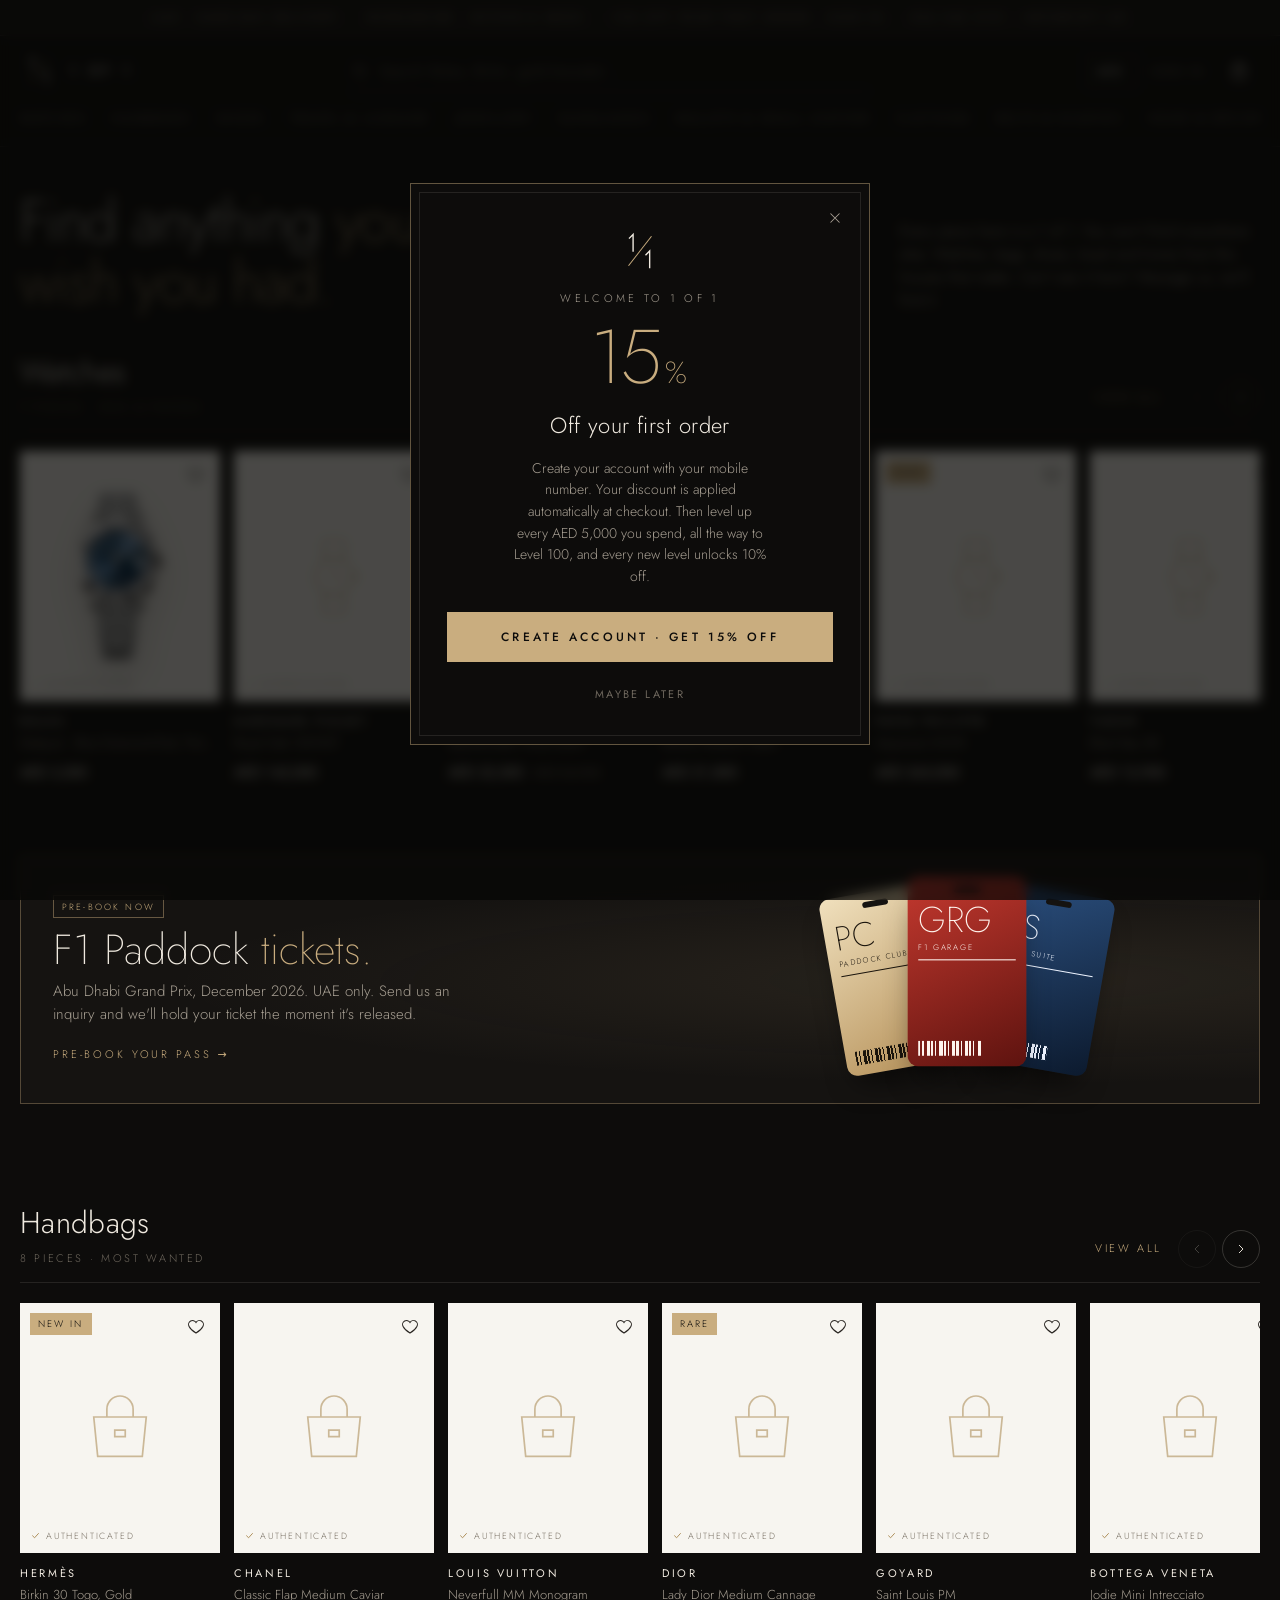
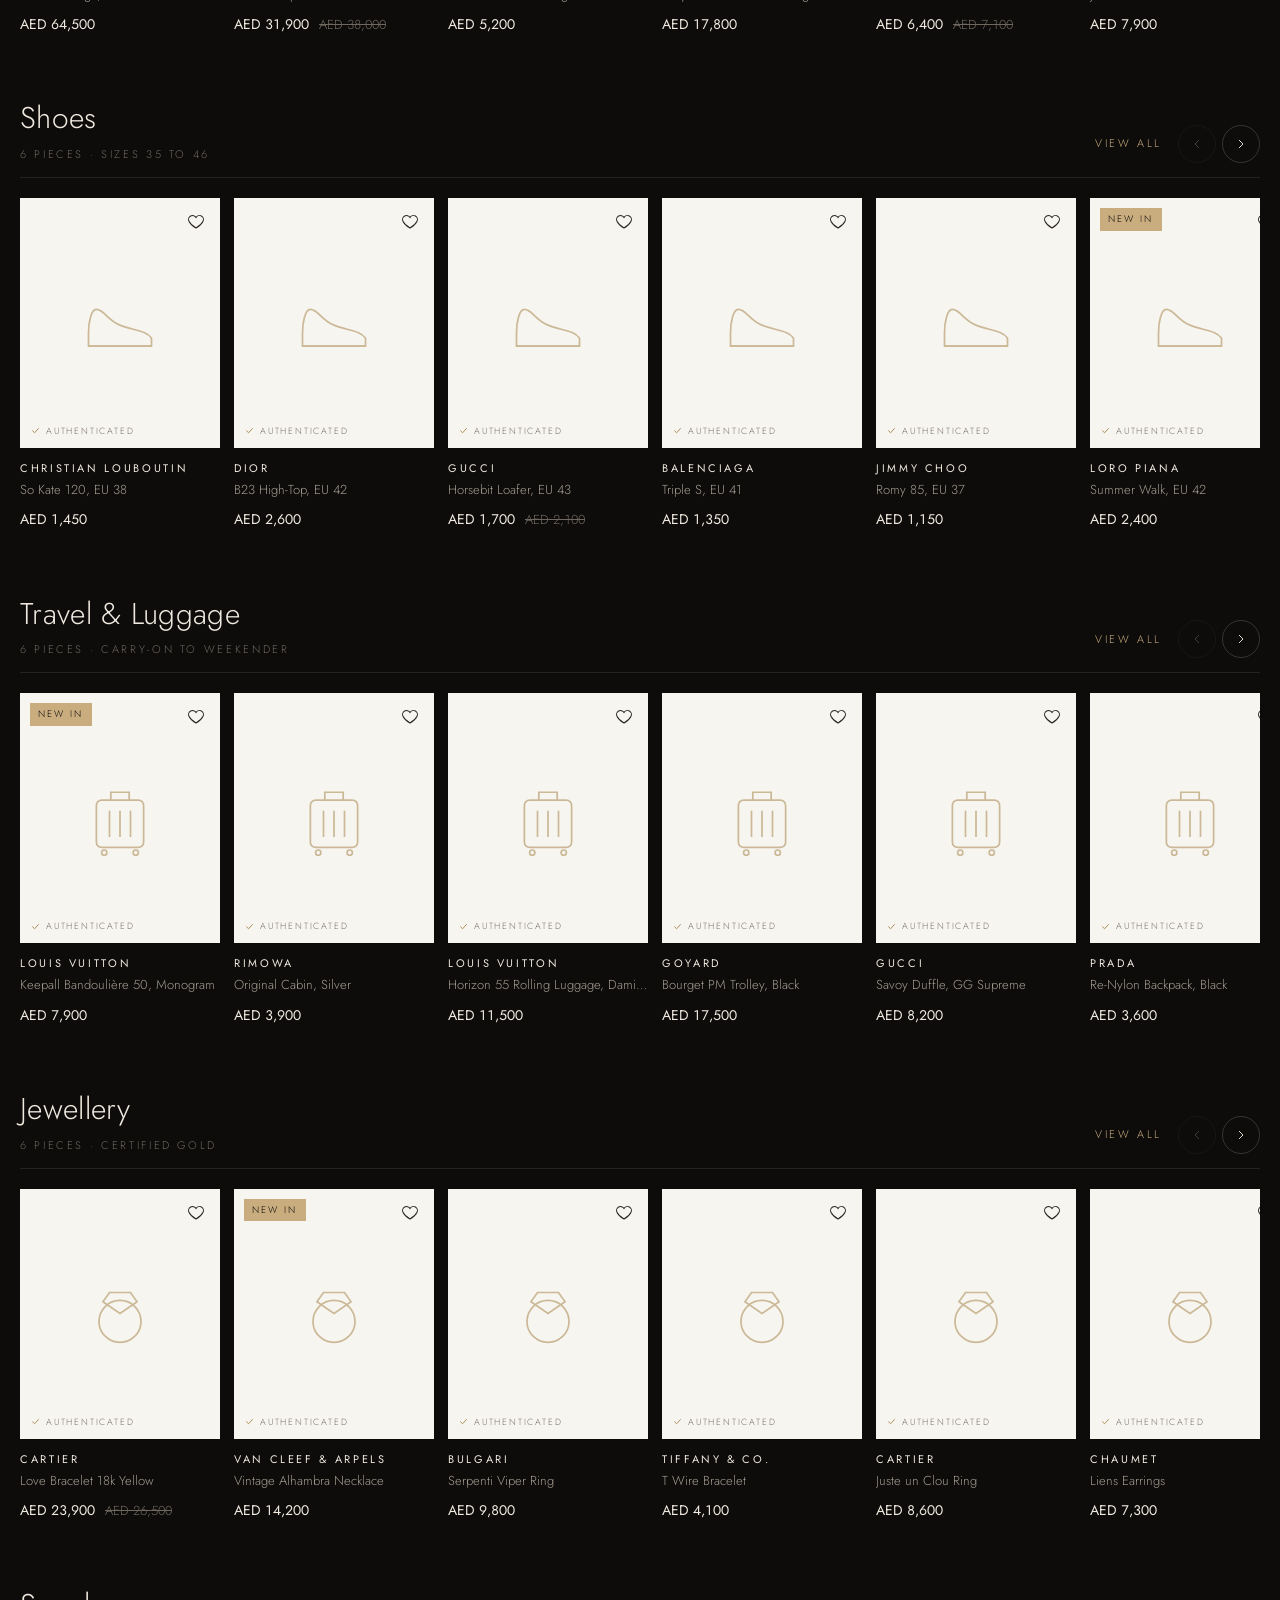
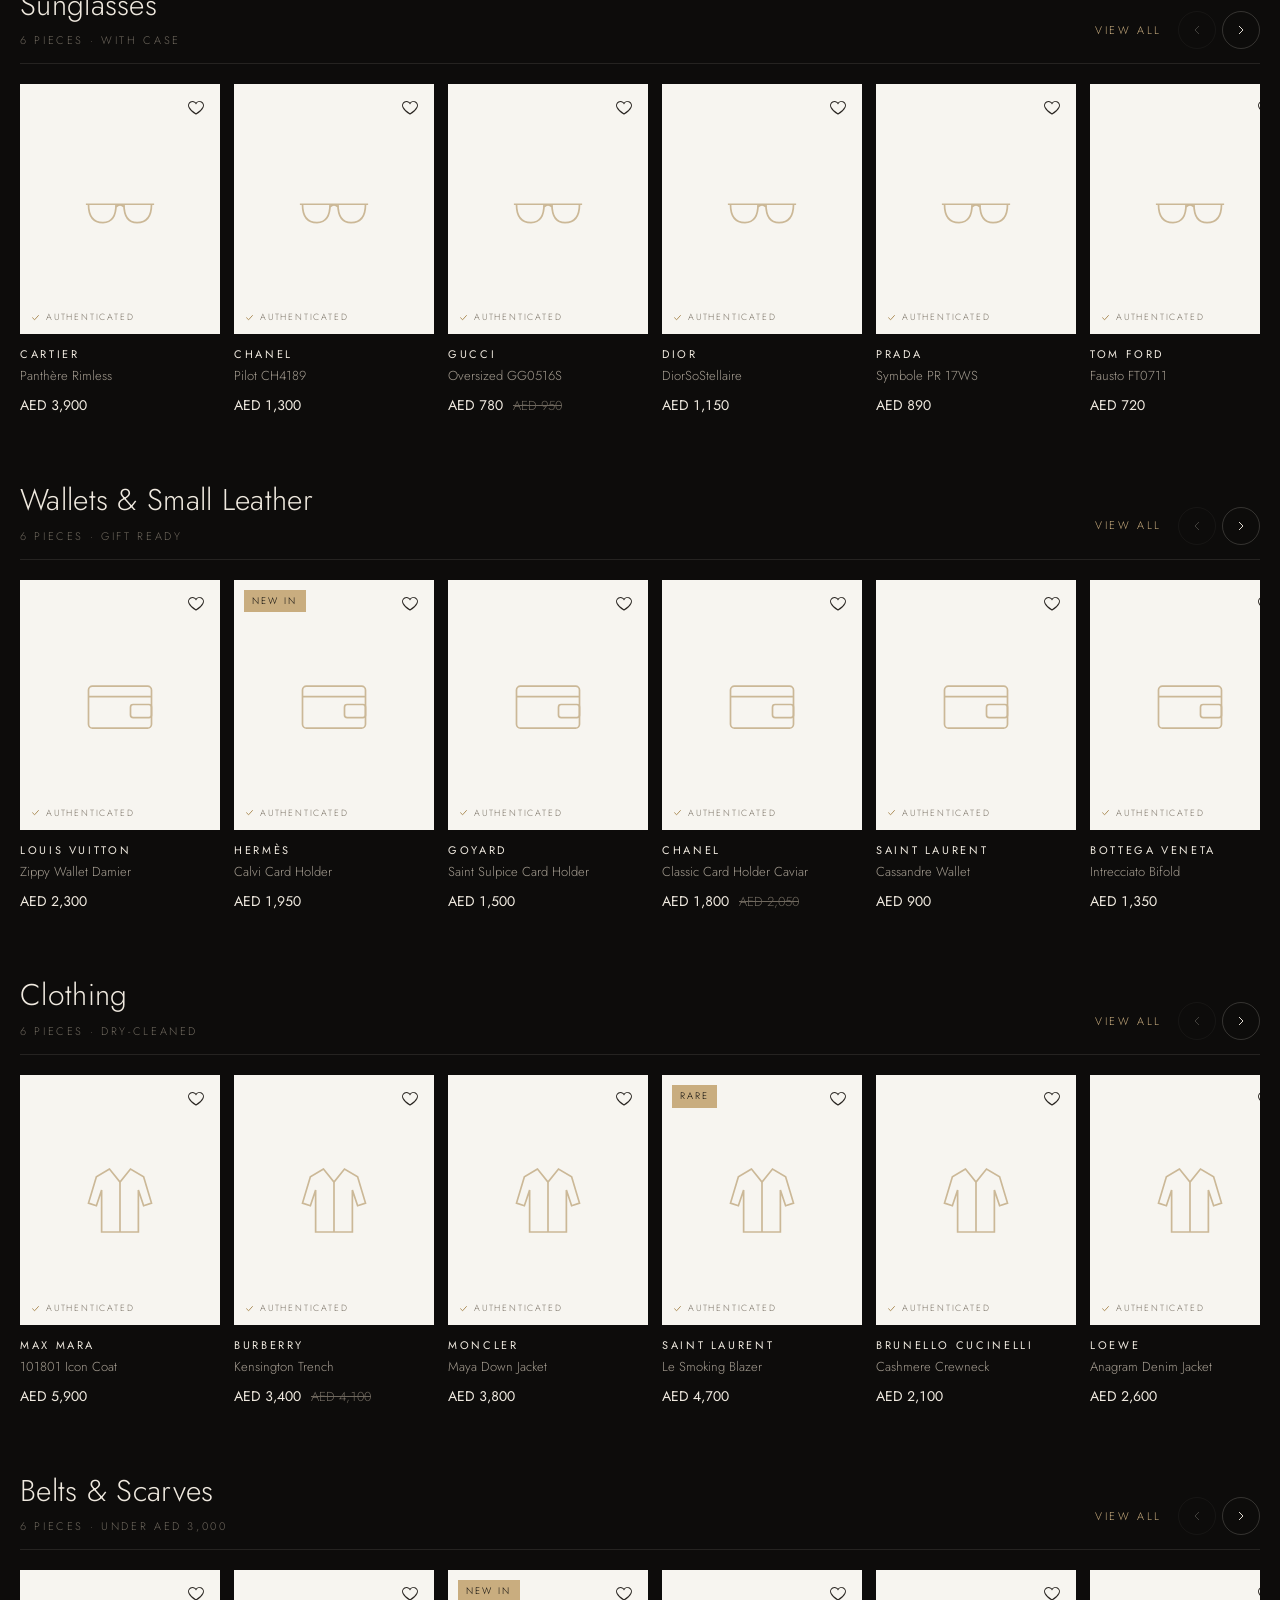
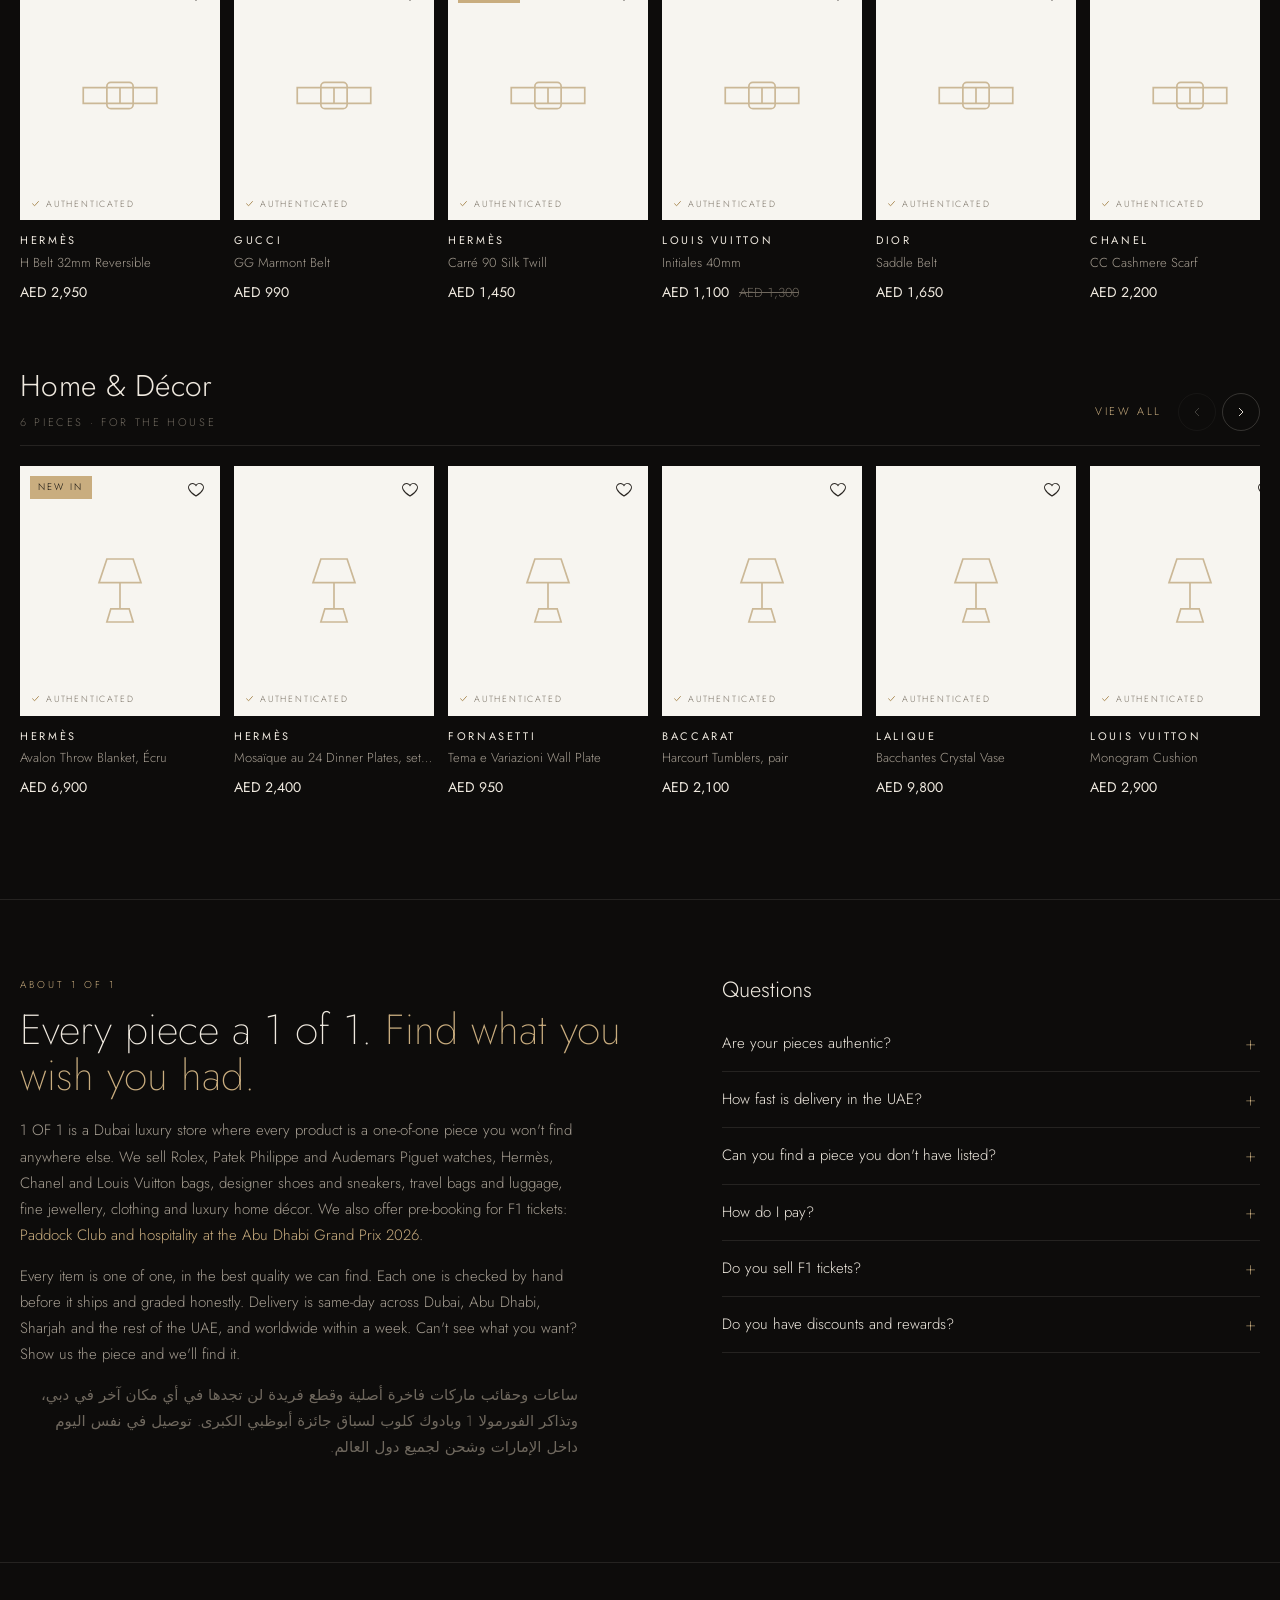
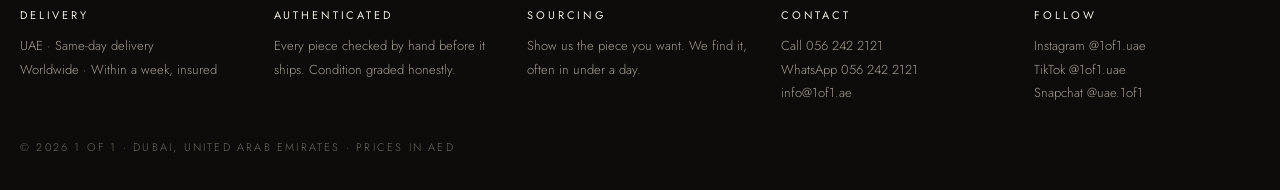
<file: index.html>
<!doctype html>
<html lang="en">
<head>
<meta charset="utf-8">
<meta name="viewport" content="width=device-width,initial-scale=1,viewport-fit=cover">
<title>1 OF 1 · One-of-One Luxury, Dubai</title>
<meta name="description" content="1 OF 1 — one-of-one luxury pieces you won't find anywhere else. Watches, bags, shoes, jewellery, travel and home. Same-day delivery in the UAE, worldwide within a week.">
<link rel="icon" type="image/png" sizes="32x32" href="[data-uri]">
<link rel="icon" type="image/png" sizes="32x32" href="/favicon-32.png?v=4">
<link rel="shortcut icon" href="/favicon.ico?v=4">
<link rel="icon" type="image/png" sizes="16x16" href="/favicon-16.png?v=4">
<link rel="apple-touch-icon" sizes="180x180" href="/apple-touch-icon.png?v=4">
<link rel="manifest" href="/site.webmanifest?v=4">
<meta name="theme-color" content="#0d0c0b">
<link rel="preconnect" href="https://fonts.googleapis.com">
<link rel="preconnect" href="https://fonts.gstatic.com" crossorigin>
<link rel="stylesheet" href="https://fonts.googleapis.com/css2?family=Jost:wght@200;300;400;500&display=swap">
<link rel="stylesheet" href="/assets/style.css">
<script src="/assets/app.js"></script>
<script src="/assets/phone.js"></script>
</head>
<body>
<header id="hdr"></header>
<div class="gut">
  <div class="intro">
    <h1>Find anything <em>you wish you had.</em></h1>
    <p>Every piece here is a 1 of 1. You won't find it anywhere else. Watches, bags, shoes, travel and home from the houses that matter. Can't see it here? Message us, we'll find it.</p>
  </div>
</div>
<main class="gut" id="main"><p class="muted">Loading pieces…</p></main>
<section class="gut" id="results" hidden style="padding-block:28px 72px;display:flex;flex-direction:column;gap:22px">
  <div class="head" style="margin-bottom:0"><div><h2 id="rTitle"></h2><small id="rSub"></small></div><button class="all" id="rClear" style="background:none;border:0;cursor:pointer">Clear search</button></div>
  <div class="grid" id="rGrid"></div>
  <div id="simWrap" hidden><div class="head"><div><h2 style="font-size:22px">Similar pieces</h2><small>You might also like</small></div></div><div class="grid" id="sGrid"></div></div>
</section>
<section class="gut about" id="about">
  <div class="about-copy">
    <span class="t-k">About 1 OF 1</span>
    <h2>Every piece a 1 of 1. <em>Find what you wish you had.</em></h2>
    <p>1 OF 1 is a Dubai luxury store where every product is a one-of-one piece you won't find anywhere else. We sell Rolex, Patek Philippe and Audemars Piguet watches, Hermès, Chanel and Louis Vuitton bags, designer shoes and sneakers, travel bags and luggage, fine jewellery, clothing and luxury home décor. We also offer pre-booking for F1 tickets: <a href="/paddock" style="color:var(--champagne)">Paddock Club and hospitality at the Abu Dhabi Grand Prix 2026</a>.</p>
    <p>Every item is one of one, in the best quality we can find. Each one is checked by hand before it ships and graded honestly. Delivery is same-day across Dubai, Abu Dhabi, Sharjah and the rest of the UAE, and worldwide within a week. Can't see what you want? Show us the piece and we'll find it.</p>
    <p class="ar" lang="ar" dir="rtl">ساعات وحقائب ماركات فاخرة أصلية وقطع فريدة لن تجدها في أي مكان آخر في دبي، وتذاكر الفورمولا 1 وبادوك كلوب لسباق جائزة أبوظبي الكبرى. توصيل في نفس اليوم داخل الإمارات وشحن لجميع دول العالم.</p>
  </div>
  <div class="faq">
    <h3>Questions</h3>
    <details><summary>Are your pieces authentic?</summary><p>Yes. Every piece is checked by hand before it ships and its condition is graded honestly, so you know exactly what you are getting.</p></details>
    <details><summary>How fast is delivery in the UAE?</summary><p>Same-day delivery across the UAE. Worldwide orders arrive within a week.</p></details>
    <details><summary>Can you find a piece you don't have listed?</summary><p>Yes. Show us the watch, bag or item you want and we find it, often in under a day. Message us on WhatsApp at +971 56 242 2121.</p></details>
    <details><summary>How do I pay?</summary><p>Pay on delivery, in cash or by card / online payment at the door. Card and Apple Pay checkout online are coming soon.</p></details>
    <details><summary>Do you sell F1 tickets?</summary><p>Yes. Pre-book F1 Paddock Club, F1 Garage and team suite tickets for the Abu Dhabi Grand Prix, 4–6 December 2026. Send us an inquiry and we hold your ticket.</p></details>
    <details><summary>Do you have discounts and rewards?</summary><p>Yes. Create an account and get 15% off your first order, applied automatically at checkout. After that you level up every AED 5,000 you spend, from Silver and Gold up to Level 100 at AED 500,000, and every new level unlocks 10% off.</p></details>
  </div>
</section>
<footer id="ftr"></footer>
<script>
(async () => {
  const d = await loadProducts();
  const cats = d.categories.filter(c => c.items.length);
  renderHeader({ search: true, chips: cats.map(c => ({ title: c.title, href: "#" + c.id })) });
  const main = document.getElementById("main"); main.innerHTML = "";
  cats.forEach(c => {
    const s = document.createElement("section"); s.className = "shelf"; s.id = c.id;
    s.innerHTML = `<div class="head"><div><h2>${esc(c.title)}</h2><small>${c.items.length} ${c.items.length === 1 ? "piece" : "pieces"} · ${esc(c.subtitle)}</small></div>
      <div class="ctrl"><a class="all" href="/category?c=${c.id}">View all</a>
      <button class="arrow" data-d="-1" aria-label="Scroll ${esc(c.title)} left">${sv(I.left, 16)}</button>
      <button class="arrow" data-d="1" aria-label="Scroll ${esc(c.title)} right">${sv(I.right, 16)}</button></div></div>
      <div class="row">${c.items.map(cardHTML).join("")}</div>`;
    main.appendChild(s);
    const row = s.querySelector(".row"), [l, r] = s.querySelectorAll(".arrow");
    const upd = () => { l.disabled = row.scrollLeft < 4; r.disabled = row.scrollLeft + row.clientWidth >= row.scrollWidth - 4; };
    [l, r].forEach(a => a.onclick = () => row.scrollBy({ left: a.dataset.d * row.clientWidth * .85 }));
    row.addEventListener("scroll", upd, { passive: true }); requestAnimationFrame(upd); addEventListener("resize", upd);
    if (c === cats[0]) {
      main.insertAdjacentHTML("beforeend", `<a class="pad-tease" href="/paddock">
        <div><span class="soon">Pre-book now</span><h2>F1 Paddock <em>tickets.</em></h2>
        <p>Abu Dhabi Grand Prix, December 2026. UAE only. Send us an inquiry and we'll hold your ticket the moment it's released.</p><span class="go">Pre-book your pass →</span></div>
        <div class="mini-fan" aria-hidden="true">${[["PC","Paddock Club","gold"],["GRG","F1 Garage","garage"],["TS","Team Suite","blue"]].map(([c, n, h], k) => `<div class="mpass p-${h}" style="--i:${k}"><span class="slot"></span><b>${c}</b><small>${n}</small><i class="bars"></i></div>`).join("")}</div></a>`);
    }
  });
  bindCards(main);
  const q = document.getElementById("q"), intro = document.querySelector(".intro").parentElement, res = document.getElementById("results");
  const run = () => {
    const term = q.value.trim();
    main.hidden = !!term; intro.hidden = !!term; res.hidden = !term; document.getElementById("about").hidden = !!term;
    if (!term) return;
    const { results, similar } = searchProducts(d, term);
    document.getElementById("rTitle").textContent = results.length ? `Results for “${term}”` : `No exact match for “${term}”`;
    document.getElementById("rSub").textContent = results.length ? `${results.length} ${results.length === 1 ? "piece" : "pieces"}` : "Here are pieces you might like. Or ask us to source it.";
    const g = document.getElementById("rGrid");
    g.innerHTML = results.length ? results.map(cardHTML).join("") : `<div class="empty" style="grid-column:1/-1;padding:28px 16px">We don't have that listed yet, but we can find it.<a class="btn" target="_blank" rel="noopener" href="https://wa.me/${STORE.whatsapp}?text=${encodeURIComponent("Hello 1 OF 1, I'm looking for: " + term)}">Ask us to source it</a></div>`;
    const sg = document.getElementById("sGrid");
    sg.innerHTML = similar.map(cardHTML).join("");
    document.getElementById("simWrap").hidden = !similar.length;
    bindCards(g); bindCards(sg);
  };
  let t; q.addEventListener("input", () => { clearTimeout(t); t = setTimeout(run, 120); });
  document.getElementById("qf").addEventListener("submit", e => { e.preventDefault(); run(); q.blur(); });
  document.getElementById("rClear").onclick = () => { q.value = ""; run(); q.focus(); };
  const init = new URLSearchParams(location.search).get("q");
  if (init) { q.value = init; run(); }
})();
</script>
</body>
</html>
</file>
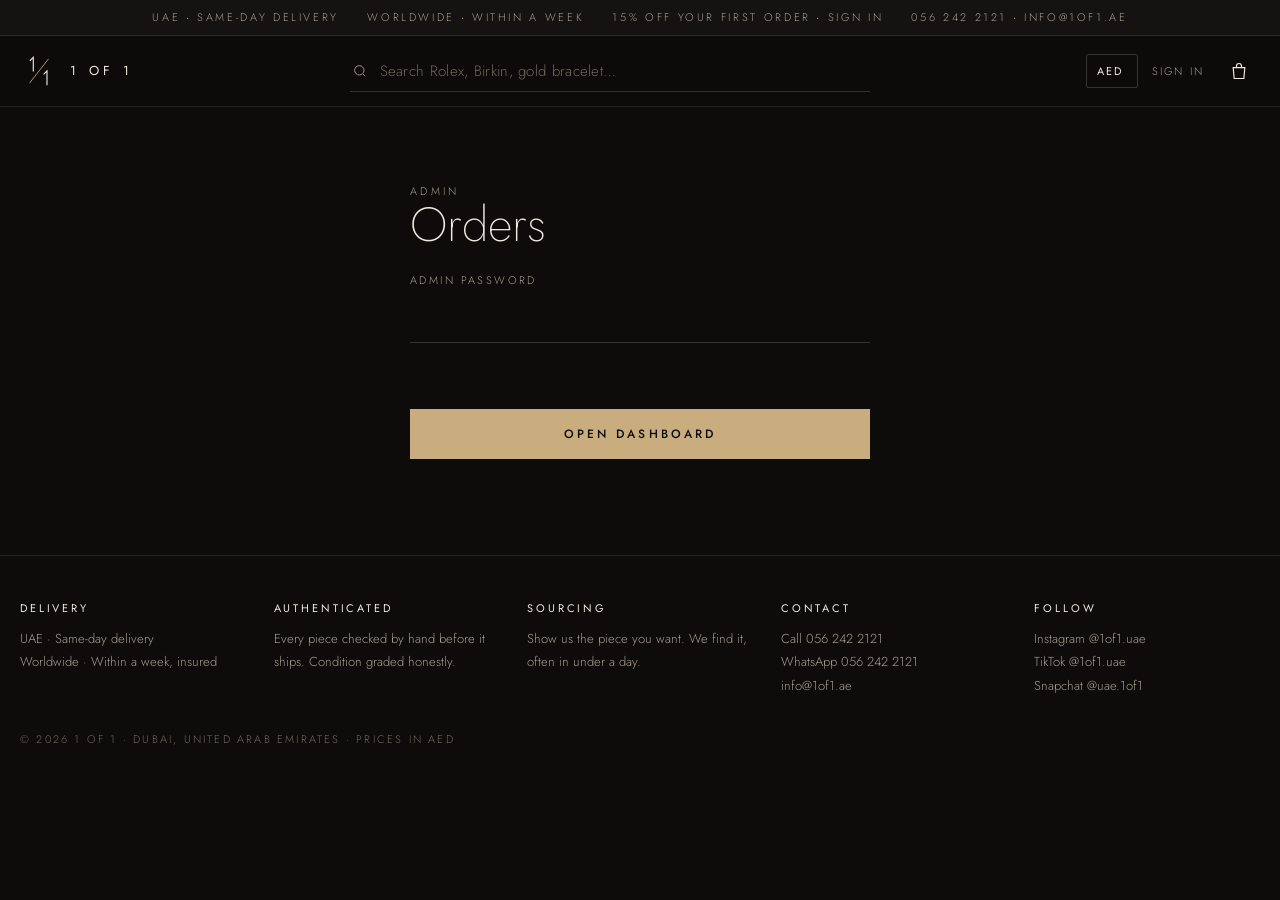
<file: admin.html>
<!doctype html>
<html lang="en">
<head>
<meta charset="utf-8">
<meta name="viewport" content="width=device-width,initial-scale=1,viewport-fit=cover">
<title>1 OF 1 · Admin</title>
<meta name="description" content="1 OF 1 — one-of-one luxury pieces you won't find anywhere else. Watches, bags, shoes, jewellery, travel and home. Same-day delivery in the UAE, worldwide within a week.">
<link rel="icon" type="image/png" sizes="32x32" href="[data-uri]">
<link rel="icon" type="image/png" sizes="32x32" href="/favicon-32.png?v=4">
<link rel="shortcut icon" href="/favicon.ico?v=4">
<link rel="icon" type="image/png" sizes="16x16" href="/favicon-16.png?v=4">
<link rel="apple-touch-icon" sizes="180x180" href="/apple-touch-icon.png?v=4">
<link rel="manifest" href="/site.webmanifest?v=4">
<meta name="theme-color" content="#0d0c0b">
<link rel="preconnect" href="https://fonts.googleapis.com">
<link rel="preconnect" href="https://fonts.gstatic.com" crossorigin>
<link rel="stylesheet" href="https://fonts.googleapis.com/css2?family=Jost:wght@200;300;400;500&display=swap">
<link rel="stylesheet" href="/assets/style.css">
<script src="/assets/app.js"></script>
<script src="/assets/phone.js"></script>
<script src="/assets/receipt.js"></script>
</head>
<body>
<header id="hdr"></header>
<main class="gut">
  <div class="narrow" id="gate" style="padding-top:48px">
    <div><div class="eyebrow">Admin</div><h1 class="page-title">Orders</h1></div>
    <form id="aform" novalidate style="display:flex;flex-direction:column;gap:24px">
      <label class="f" for="pw">Admin password<input class="in" type="password" id="pw" autocomplete="current-password"></label>
      <p class="err" id="aerr" aria-live="polite"></p>
      <button class="btn wide" type="submit">Open dashboard</button>
    </form>
  </div>
  <div id="dash" hidden style="display:flex;flex-direction:column;gap:26px;padding-top:36px">
    <div class="cat-head" style="padding-top:0">
      <div><div class="eyebrow">Admin</div><h1 class="page-title">Orders</h1></div>
      <div style="display:flex;gap:12px;flex-wrap:wrap;align-items:center">
        <select class="in" id="filter" aria-label="Filter by status" style="width:auto;font-size:14px"><option value="">All orders</option><option value="pending">Pending</option><option value="shipped">Shipped</option><option value="delivered">Delivered</option><option value="cancelled">Cancelled</option><option value="unpaid">Not paid yet</option><option value="paid">Paid</option></select>
        <button class="btn ghost" id="refresh">Refresh</button><button class="btn ghost" id="logout">Lock</button>
      </div>
    </div>
    <div class="stats" id="stats"></div>
    <div class="orders" id="orders"></div>
  </div>
</main>
<footer id="ftr"></footer>
<script>
renderHeader();
const ST = ["pending", "shipped", "delivered", "cancelled"];
const PM = [["", "Not paid yet"], ["cash", "Paid · Cash"], ["card", "Paid · Card at door"], ["online", "Paid · Online payment"], ["applepay", "Paid · Apple Pay"], ["crypto", "Paid · Crypto"]];
let ORD = [];
const pw = () => { try { return sessionStorage.getItem("oo_admin") || ""; } catch { return ""; } };
const api = (path, opt = {}) => fetch(path, { ...opt, headers: { "Content-Type": "application/json", Authorization: "Bearer " + pw(), ...(opt.headers || {}) } });
async function load() {
  const r = await api("/api/orders");
  if (r.status === 401) { try { sessionStorage.removeItem("oo_admin"); } catch {} gate("Wrong password."); return; }
  if (!r.ok) { document.getElementById("orders").innerHTML = `<p class="err">Couldn't load orders (${r.status}).</p>`; return; }
  ORD = (await r.json()).orders; show(); draw();
}
function gate(msg) { document.getElementById("gate").hidden = false; document.getElementById("dash").hidden = true; document.getElementById("aerr").textContent = msg || ""; }
function show() { document.getElementById("gate").hidden = true; document.getElementById("dash").hidden = false; }
function draw() {
  const f = document.getElementById("filter").value;
  const list = ORD.filter(o => !f || (f === "paid" ? o.paid : f === "unpaid" ? !o.paid && o.status !== "cancelled" : o.status === f));
  const live = ORD.filter(o => o.status !== "cancelled");
  document.getElementById("stats").innerHTML = [
    ["Pending", ORD.filter(o => o.status === "pending").length], ["Shipped", ORD.filter(o => o.status === "shipped").length],
    ["Delivered", ORD.filter(o => o.status === "delivered").length],
    ["Collected", aed(live.filter(o => o.paid).reduce((s, o) => s + o.total_aed, 0))],
    ["To collect", aed(live.filter(o => !o.paid).reduce((s, o) => s + o.total_aed, 0))]
  ].map(([l, v]) => `<div class="stat"><b>${v}</b><span>${l}</span></div>`).join("");
  document.getElementById("orders").innerHTML = list.length ? list.map(o => {
    const items = JSON.parse(o.items || "[]");
    const when = new Date(o.created_at.replace(" ", "T") + "Z").toLocaleString("en-GB", { timeZone: "Asia/Dubai", dateStyle: "medium", timeStyle: "short" });
    const warn = o.status === "delivered" && !o.paid ? `<span class="st warn">Payment not recorded</span>` : "";
    return `<div class="order">
      <div class="top"><div><div style="font-size:18px">#${o.id} · ${esc(o.name)}</div><div class="muted" style="font-size:13px">${prettyPhone(o.phone)} · ${when}</div></div>
        <div style="display:flex;gap:6px;flex-wrap:wrap;justify-content:flex-end"><span class="st ${esc(o.status)}">${statusLabel(o.status)}</span><span class="st ${o.paid ? "paid" : "unpaid"}">${o.paid ? "Paid" : "Unpaid"}</span>${warn}</div></div>
      <ul>${items.map(i => `<li>${esc(i.brand)} ${esc(i.name)} · ${aed(i.price)}</li>`).join("")}</ul>
      <div class="muted" style="font-size:14px">${esc(o.delivery || "")}${o.note ? "<br>" + esc(o.note) : ""}${o.lat != null ? `<br><a href="https://maps.google.com/?q=${o.lat},${o.lng}" target="_blank" rel="noopener" style="color:var(--champagne)">Open pinned location in Maps</a>` : ""}<br>Payment: ${esc(paymentLine(o))}${o.payment === "crypto" ? `<br><span style="color:var(--champagne)">Crypto: ${esc(o.crypto_amount || "")} ${esc((o.crypto_coin || "").toUpperCase())}</span> to <code style="font-size:12px">${esc(o.crypto_address || "")}</code>${o.crypto_tx ? `<br>Tx: <a target="_blank" rel="noopener" style="color:var(--champagne)" href="${txLink(o)}">${esc(o.crypto_tx.slice(0, 18))}…</a> · check it, then set Payment to Paid · Crypto` : " · no transaction ID yet"}` : ""}${o.paid && o.paid_at ? " · " + new Date(o.paid_at.replace(" ", "T") + "Z").toLocaleString("en-GB", { timeZone: "Asia/Dubai", dateStyle: "medium", timeStyle: "short" }) : ""}</div>
      <div class="top" style="align-items:center"><div style="font-size:20px;font-variant-numeric:tabular-nums">${aed(o.total_aed)}${o.discount_aed ? `<span class="muted" style="font-size:13px;margin-left:10px">${o.discount_kind === "loyalty" ? "10% level-up reward" : "15% first order"} · −${aed(o.discount_aed)}</span>` : ""}</div></div>
      <div class="acts" style="flex-wrap:wrap">
        <label class="mini">Delivery<select class="in" data-id="${o.id}" data-k="status" aria-label="Delivery status for order ${o.id}">${ST.map(s => `<option value="${s}"${s === statusKey(o.status) ? " selected" : ""}>${statusLabel(s)}</option>`).join("")}</select></label>
        <label class="mini">Payment<select class="in" data-id="${o.id}" data-k="paid_method" aria-label="Payment for order ${o.id}">${PM.map(([v, l]) => `<option value="${v}"${(o.paid ? o.paid_method : "") === v ? " selected" : ""}>${l}</option>`).join("")}</select></label>
        <button class="btn ghost" style="min-height:40px" data-receipt="${o.id}">Receipt</button>
        <a class="btn ghost" style="min-height:40px" target="_blank" rel="noopener" href="https://wa.me/${esc(o.phone)}?text=${encodeURIComponent(`Hello ${o.name}, thank you for your 1 OF 1 order #${o.id}.`)}">WhatsApp</a>
      </div>
    </div>`;
  }).join("") : '<div class="empty">No orders match.</div>';
}
function txLink(o) {
  const t = encodeURIComponent(o.crypto_tx), c = o.crypto_coin;
  if (c === "btc") return "https://mempool.space/tx/" + t;
  if (c === "usdt-trc20") return "https://tronscan.org/#/transaction/" + t;
  if (c === "bnb" || c === "usdt-bep20") return "https://bscscan.com/tx/" + t;
  if (c === "sol" || c === "usdt-sol") return "https://solscan.io/tx/" + t;
  return "https://etherscan.io/tx/" + t;
}
function statusKey(s) { return { new: "pending", confirmed: "shipped" }[s] || s; }
document.getElementById("aform").addEventListener("submit", e => {
  e.preventDefault();
  try { sessionStorage.setItem("oo_admin", document.getElementById("pw").value); } catch {}
  load();
});
document.getElementById("orders").addEventListener("change", async e => {
  const s = e.target.closest("select[data-id]"); if (!s) return;
  if (s.dataset.k === "status" && s.value === "delivered") {
    const o = ORD.find(x => x.id == s.dataset.id);
    if (o && !o.paid) setTimeout(() => alert("Marked delivered. Remember to set how the customer paid (Payment dropdown)."), 50);
  }
  s.disabled = true;
  const r = await api("/api/orders/" + s.dataset.id, { method: "PATCH", body: JSON.stringify({ [s.dataset.k]: s.value }) });
  if (r.ok) { const j = await r.json(); Object.assign(ORD.find(o => o.id == s.dataset.id), j.order); draw(); }
  else { s.disabled = false; s.insertAdjacentHTML("afterend", `<span class="err"> Couldn't save (${r.status})</span>`); }
});
document.getElementById("orders").addEventListener("click", e => {
  const b = e.target.closest("[data-receipt]"); if (b) downloadReceipt(ORD.find(o => o.id == b.dataset.receipt), b);
});
document.getElementById("filter").onchange = draw;
document.getElementById("refresh").onclick = load;
document.getElementById("logout").onclick = () => { try { sessionStorage.removeItem("oo_admin"); } catch {} gate(); };
if (pw()) load(); else gate();
</script>
</body>
</html>
</file>
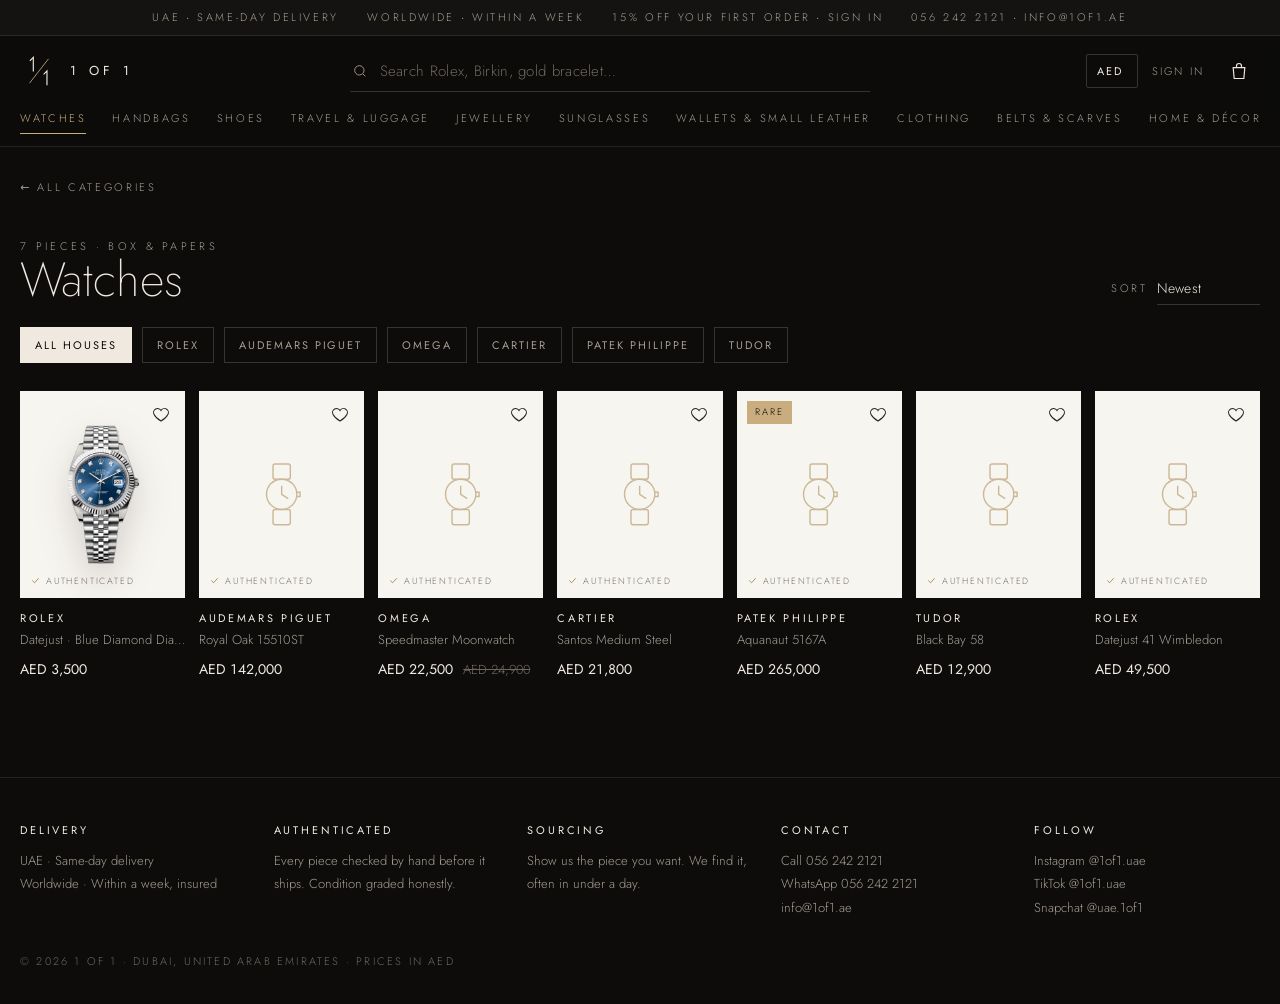
<file: category.html>
<!doctype html>
<html lang="en">
<head>
<meta charset="utf-8">
<meta name="viewport" content="width=device-width,initial-scale=1,viewport-fit=cover">
<title>1 OF 1 · Collection</title>
<meta name="description" content="1 OF 1 — one-of-one luxury pieces you won't find anywhere else. Watches, bags, shoes, jewellery, travel and home. Same-day delivery in the UAE, worldwide within a week.">
<link rel="icon" type="image/png" sizes="32x32" href="[data-uri]">
<link rel="icon" type="image/png" sizes="32x32" href="/favicon-32.png?v=4">
<link rel="shortcut icon" href="/favicon.ico?v=4">
<link rel="icon" type="image/png" sizes="16x16" href="/favicon-16.png?v=4">
<link rel="apple-touch-icon" sizes="180x180" href="/apple-touch-icon.png?v=4">
<link rel="manifest" href="/site.webmanifest?v=4">
<meta name="theme-color" content="#0d0c0b">
<link rel="preconnect" href="https://fonts.googleapis.com">
<link rel="preconnect" href="https://fonts.gstatic.com" crossorigin>
<link rel="stylesheet" href="https://fonts.googleapis.com/css2?family=Jost:wght@200;300;400;500&display=swap">
<link rel="stylesheet" href="/assets/style.css">
<script src="/assets/app.js"></script>
<script src="/assets/phone.js"></script>
</head>
<body>
<header id="hdr"></header>
<main class="gut" style="gap:28px">
  <div>
    <a class="back" href="/">← All categories</a>
    <div class="cat-head">
      <div><div class="eyebrow" id="count">&nbsp;</div><h1 class="page-title" id="title">&nbsp;</h1></div>
      <label class="sort" for="sort">Sort
        <select class="in" id="sort"><option value="new">Newest</option><option value="low">Price, low to high</option><option value="high">Price, high to low</option></select></label>
    </div>
    <div class="filters" id="brands"></div>
  </div>
  <div class="grid" id="grid"></div>
</main>
<footer id="ftr"></footer>
<script>
let D, brand = "";
function draw() {
  const id = new URLSearchParams(location.search).get("c");
  const cat = D.categories.find(c => c.id === id) || D.categories[0];
  if (!document.querySelector("link[rel=canonical]")) document.title = "1 OF 1 · " + cat.title;
  renderHeader({ chips: D.categories.map(c => ({ title: c.title, href: "/category?c=" + c.id, on: c.id === cat.id })) });
  document.getElementById("title").textContent = cat.title;
  const brands = [...new Set(cat.items.map(i => i.brand))];
  if (!brands.includes(brand)) brand = "";
  document.getElementById("brands").innerHTML = ["", ...brands].map(b => `<button class="pill${b === brand ? " on" : ""}" data-b="${esc(b)}">${b ? esc(b) : "All houses"}</button>`).join("");
  let items = cat.items.filter(i => !brand || i.brand === brand);
  const s = document.getElementById("sort").value;
  if (s === "low") items = [...items].sort((a, b) => a.price - b.price);
  if (s === "high") items = [...items].sort((a, b) => b.price - a.price);
  document.getElementById("count").textContent = items.length + (items.length === 1 ? " piece · " : " pieces · ") + cat.subtitle;
  const g = document.getElementById("grid");
  g.innerHTML = items.map(cardHTML).join("") || `<div class="empty" style="grid-column:1/-1">New ${esc(cat.title.toLowerCase())} arriving soon. Looking for something specific?<a class="btn" href="https://wa.me/${STORE.whatsapp}" target="_blank" rel="noopener">Ask us on WhatsApp</a></div>`;
  bindCards(g);
}
(async () => {
  D = await loadProducts();
  document.getElementById("sort").onchange = draw;
  document.getElementById("brands").onclick = e => { const b = e.target.closest(".pill"); if (b) { brand = b.dataset.b; draw(); } };
  draw();
})();
</script>
</body>
</html>
</file>
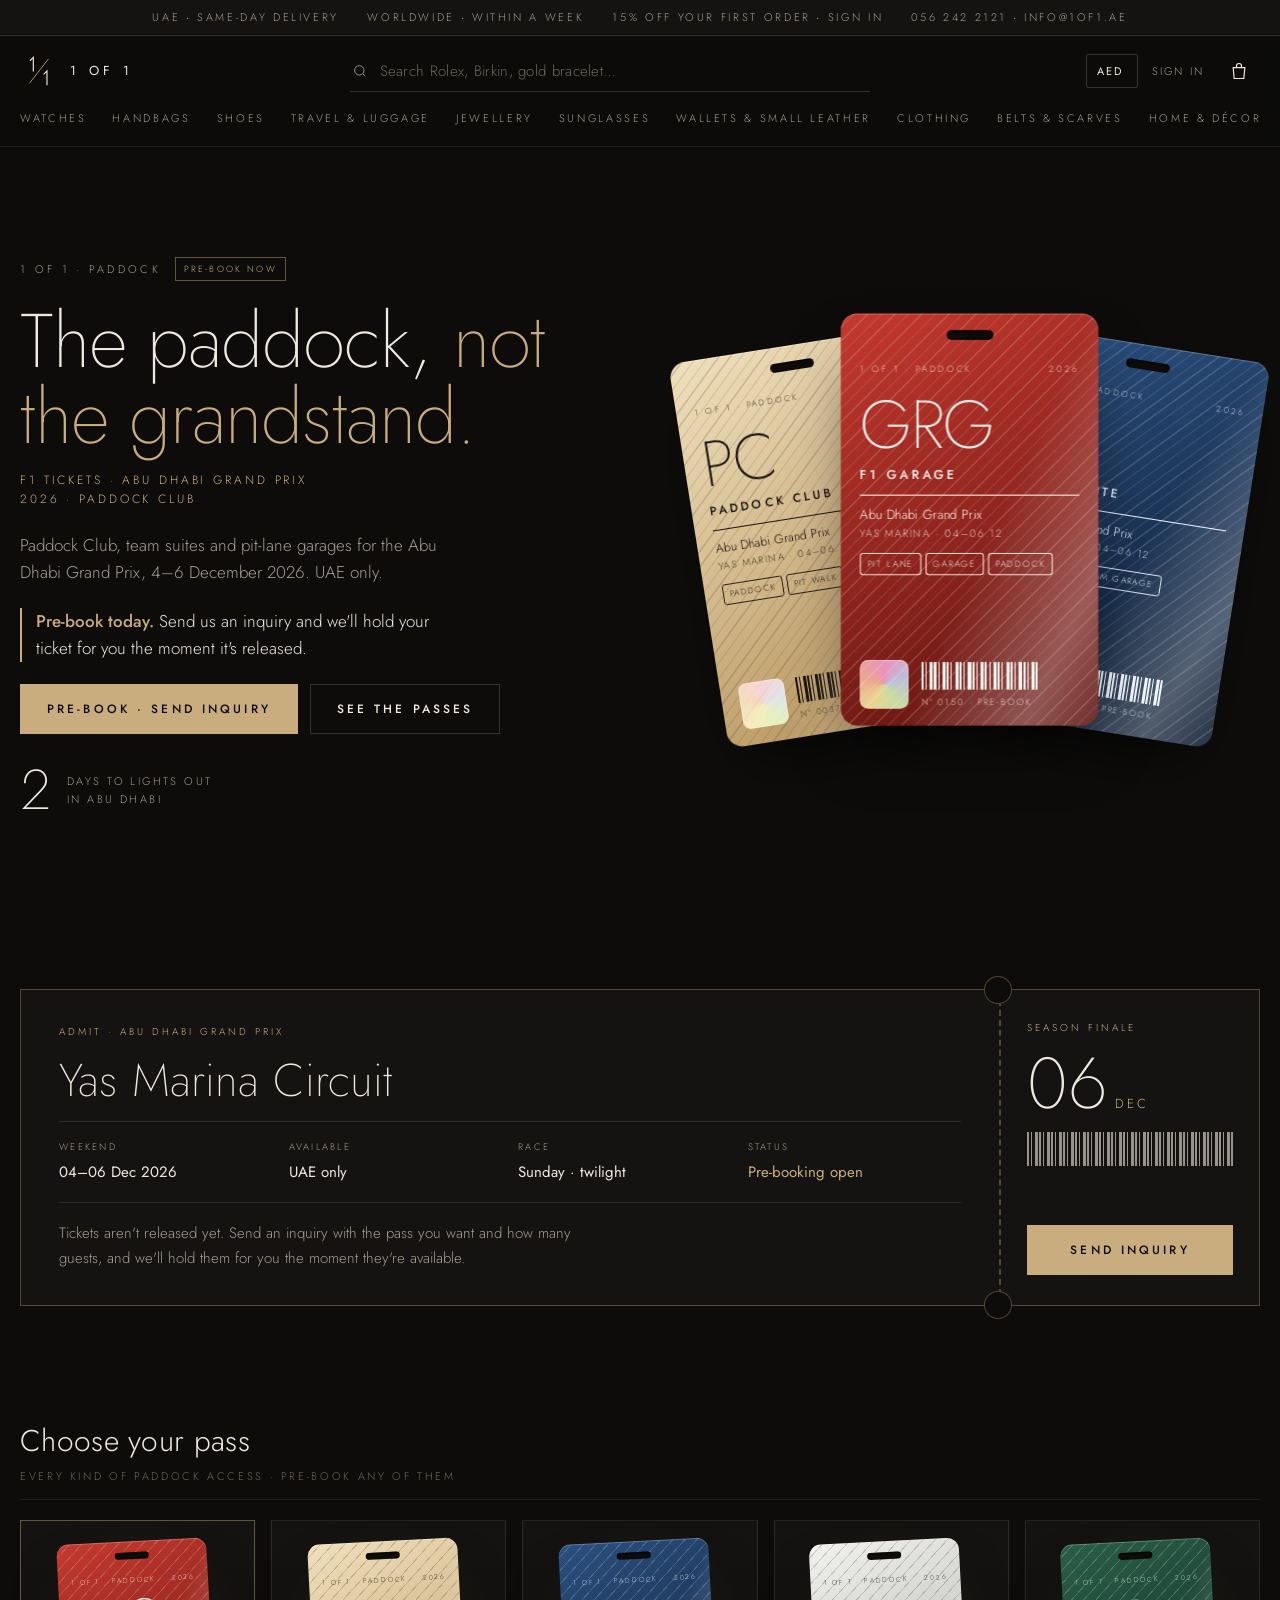
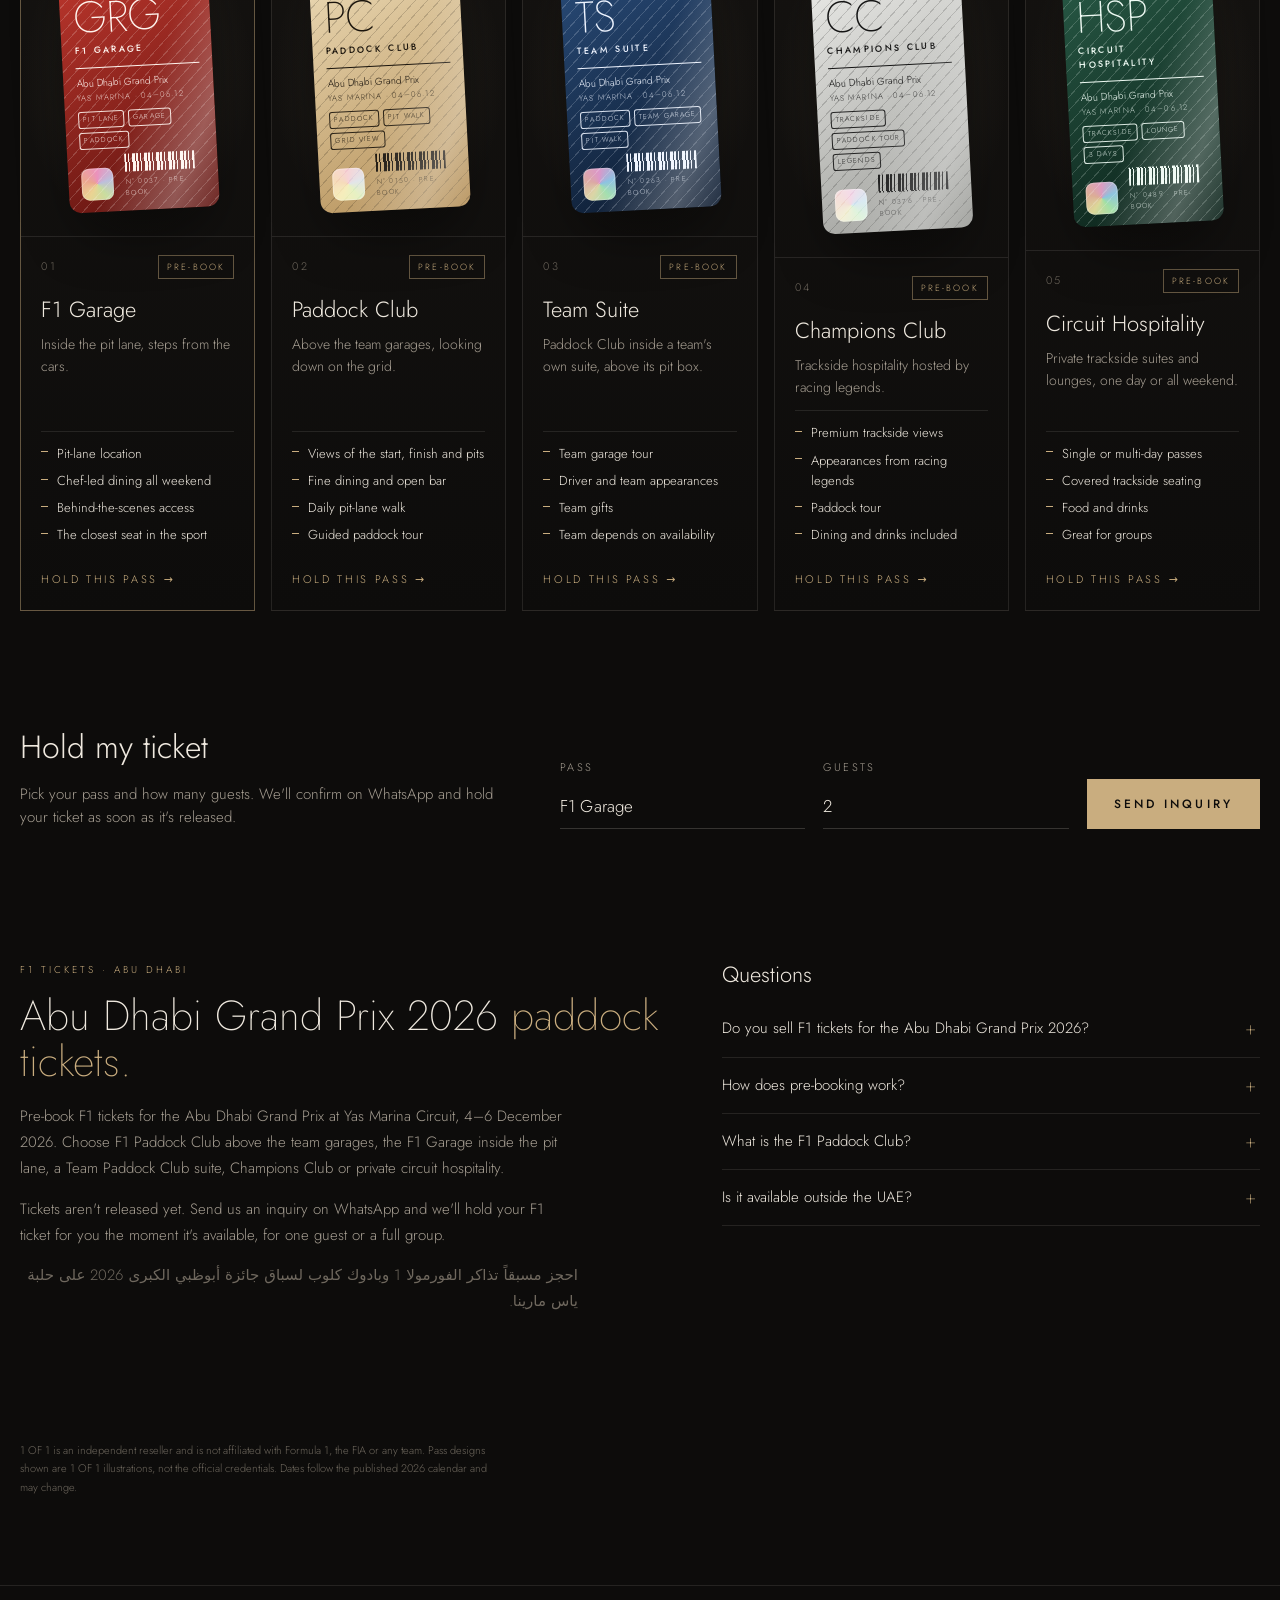
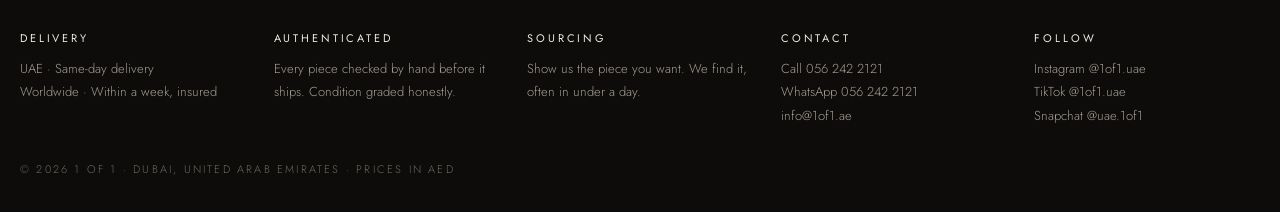
<file: paddock.html>
<!doctype html>
<html lang="en">
<head>
<meta charset="utf-8">
<meta name="viewport" content="width=device-width,initial-scale=1,viewport-fit=cover">
<title>Abu Dhabi Grand Prix 2026 F1 Tickets & Paddock Club | 1 OF 1</title>
<meta name="description" content="Pre-book F1 tickets for the Abu Dhabi Grand Prix 2026: Paddock Club, F1 Garage, team suites and hospitality at Yas Marina. Send an inquiry, we hold your ticket.">
<link rel="icon" type="image/png" sizes="32x32" href="[data-uri]">
<link rel="icon" type="image/png" sizes="32x32" href="/favicon-32.png?v=4">
<link rel="shortcut icon" href="/favicon.ico?v=4">
<link rel="icon" type="image/png" sizes="16x16" href="/favicon-16.png?v=4">
<link rel="apple-touch-icon" sizes="180x180" href="/apple-touch-icon.png?v=4">
<link rel="manifest" href="/site.webmanifest?v=4">
<meta name="theme-color" content="#0d0c0b">
<link rel="preconnect" href="https://fonts.googleapis.com">
<link rel="preconnect" href="https://fonts.gstatic.com" crossorigin>
<link rel="stylesheet" href="https://fonts.googleapis.com/css2?family=Jost:wght@200;300;400;500&display=swap">
<link rel="stylesheet" href="/assets/style.css">
<script src="/assets/app.js"></script>
<script src="/assets/phone.js"></script>
</head>
<body>
<header id="hdr"></header>
<main class="gut pad">
  <section class="pad-hero">
    <div class="pad-copy">
      <span class="eyebrow">1 OF 1 · Paddock <i class="soon">Pre-book now</i></span>
      <h1>The paddock, <em>not the grandstand.</em></h1>
      <p class="kicker">F1 tickets · Abu Dhabi Grand Prix 2026 · Paddock Club</p>
      <p>Paddock Club, team suites and pit-lane garages for the Abu Dhabi Grand Prix, 4–6 December 2026. UAE only.</p>
      <p class="hold"><b>Pre-book today.</b> Send us an inquiry and we'll hold your ticket for you the moment it's released.</p>
      <div class="pad-cta"><a class="btn" id="heroWa" target="_blank" rel="noopener">Pre-book · Send inquiry</a><a class="btn ghost" href="#tiers">See the passes</a></div>
      <div class="pad-count" id="count"></div>
    </div>
    <div class="fan" id="fan" aria-label="Paddock passes"></div>
  </section>

  <section class="pad-sec">
    <div class="ticket" id="ticket">
      <div class="t-main">
        <span class="t-k">Admit · Abu Dhabi Grand Prix</span>
        <h2>Yas Marina Circuit</h2>
        <div class="t-grid">
          <div><span>Weekend</span><b>04–06 Dec 2026</b></div>
          <div><span>Available</span><b>UAE only</b></div>
          <div><span>Race</span><b>Sunday · twilight</b></div>
          <div><span>Status</span><b class="gold">Pre-booking open</b></div>
        </div>
        <p>Tickets aren't released yet. Send an inquiry with the pass you want and how many guests, and we'll hold them for you the moment they're available.</p>
      </div>
      <div class="t-stub">
        <span class="t-k">Season finale</span>
        <div class="t-day"><b>06</b><span>Dec</span></div>
        <div class="bars" aria-hidden="true"></div>
        <a class="btn" id="stubWa" target="_blank" rel="noopener">Send inquiry</a>
      </div>
    </div>
  </section>

  <section class="pad-sec" id="tiers">
    <div class="head"><div><h2>Choose your pass</h2><small>Every kind of paddock access · pre-book any of them</small></div></div>
    <div class="tiers" id="tierGrid"></div>
  </section>

  <section class="pad-sec pad-form">
    <div><h2>Hold my ticket</h2><p class="muted">Pick your pass and how many guests. We'll confirm on WhatsApp and hold your ticket as soon as it's released.</p></div>
    <div class="pad-pick">
      <label class="f" for="pTier">Pass<select class="in" id="pTier"></select></label>
      <label class="f" for="pQty">Guests<select class="in" id="pQty"><option>1</option><option selected>2</option><option>3</option><option>4</option><option>5</option><option>6+</option></select></label>
      <a class="btn" id="pGo" target="_blank" rel="noopener">Send inquiry</a>
    </div>
  </section>

  <section class="pad-sec about" style="border-top:0;margin-top:0;padding-bottom:0">
    <div class="about-copy">
      <span class="t-k">F1 tickets · Abu Dhabi</span>
      <h2>Abu Dhabi Grand Prix 2026 <em>paddock tickets.</em></h2>
      <p>Pre-book F1 tickets for the Abu Dhabi Grand Prix at Yas Marina Circuit, 4–6 December 2026. Choose F1 Paddock Club above the team garages, the F1 Garage inside the pit lane, a Team Paddock Club suite, Champions Club or private circuit hospitality.</p>
      <p>Tickets aren't released yet. Send us an inquiry on WhatsApp and we'll hold your F1 ticket for you the moment it's available, for one guest or a full group.</p>
      <p class="ar" lang="ar" dir="rtl">احجز مسبقاً تذاكر الفورمولا 1 وبادوك كلوب لسباق جائزة أبوظبي الكبرى 2026 على حلبة ياس مارينا.</p>
    </div>
    <div class="faq">
      <h3>Questions</h3>
      <details><summary>Do you sell F1 tickets for the Abu Dhabi Grand Prix 2026?</summary><p>Yes. We offer pre-booking for Abu Dhabi Grand Prix 2026 hospitality at Yas Marina Circuit, 4–6 December 2026: F1 Paddock Club, F1 Garage, Team Paddock Club suites, Champions Club and circuit hospitality.</p></details>
      <details><summary>How does pre-booking work?</summary><p>Send us an inquiry on WhatsApp with the pass you want and how many guests. We hold your ticket for you and confirm the moment it's released.</p></details>
      <details><summary>What is the F1 Paddock Club?</summary><p>The Paddock Club is hospitality above the team garages, looking down on the grid and pit lane, with fine dining, an open bar, a pit-lane walk and a guided paddock tour.</p></details>
      <details><summary>Is it available outside the UAE?</summary><p>For now our paddock access is for the Abu Dhabi Grand Prix in the UAE only.</p></details>
    </div>
  </section>

  <p class="pad-legal">1 OF 1 is an independent reseller and is not affiliated with Formula 1, the FIA or any team. Pass designs shown are 1 OF 1 illustrations, not the official credentials. Dates follow the published 2026 calendar and may change.</p>
</main>
<footer id="ftr"></footer>
<script>
const TIERS = [
  { id: "garage", code: "GRG", name: "F1 Garage", zone: ["Pit lane", "Garage", "Paddock"], hue: "garage", line: "Inside the pit lane, steps from the cars.", inc: ["Pit-lane location", "Chef-led dining all weekend", "Behind-the-scenes access", "The closest seat in the sport"] },
  { id: "paddock", code: "PC", name: "Paddock Club", zone: ["Paddock", "Pit walk", "Grid view"], hue: "gold", line: "Above the team garages, looking down on the grid.", inc: ["Views of the start, finish and pits", "Fine dining and open bar", "Daily pit-lane walk", "Guided paddock tour"] },
  { id: "team", code: "TS", name: "Team Suite", zone: ["Paddock", "Team garage", "Pit walk"], hue: "blue", line: "Paddock Club inside a team's own suite, above its pit box.", inc: ["Team garage tour", "Driver and team appearances", "Team gifts", "Team depends on availability"] },
  { id: "champions", code: "CC", name: "Champions Club", zone: ["Trackside", "Paddock tour", "Legends"], hue: "silver", line: "Trackside hospitality hosted by racing legends.", inc: ["Premium trackside views", "Appearances from racing legends", "Paddock tour", "Dining and drinks included"] },
  { id: "circuit", code: "HSP", name: "Circuit Hospitality", zone: ["Trackside", "Lounge", "3 days"], hue: "green", line: "Private trackside suites and lounges, one day or all weekend.", inc: ["Single or multi-day passes", "Covered trackside seating", "Food and drinks", "Great for groups"] }
];
const wa = t => `https://wa.me/${STORE.whatsapp}?text=${encodeURIComponent(t)}`;
const ask = name => wa(`Hello 1 OF 1, I'd like to pre-book ${name ? name + " " : "paddock "}tickets for the Abu Dhabi Grand Prix (4–6 Dec 2026). Please hold them for me once they're available.`);

function pass(t, i) {
  const no = String(37 + i * 113).padStart(4, "0");
  return `<div class="pass p-${t.hue}" style="--i:${i}">
    <div class="strap" aria-hidden="true"></div>
    <div class="slot" aria-hidden="true"></div>
    <div class="p-top"><span>1 OF 1 · Paddock</span><span>2026</span></div>
    <div class="p-code">${t.code}</div>
    <div class="p-name">${esc(t.name)}</div>
    <div class="p-ev">Abu Dhabi Grand Prix<br><small>Yas Marina · 04–06.12</small></div>
    <div class="p-zones">${t.zone.map(z => `<span>${esc(z)}</span>`).join("")}</div>
    <div class="p-foot"><div class="holo" aria-hidden="true"></div><div><div class="bars" aria-hidden="true"></div><small>Nº ${no} · Pre-book</small></div></div>
  </div>`;
}

(async () => {
  const D = await loadProducts();
  renderHeader({ chips: D.categories.filter(c => c.items.length).map(c => ({ title: c.title, href: "/category?c=" + c.id })), paddock: true });
})();

document.getElementById("fan").innerHTML = [TIERS[1], TIERS[0], TIERS[2]].map(pass).join("");
const fin = new Date("2026-12-06T13:00:00Z"), dd = Math.ceil((fin - Date.now()) / 864e5);
document.getElementById("count").innerHTML = dd > 0 ? `<b>${dd}</b><span>days to lights out<br>in Abu Dhabi</span>` : "";
document.getElementById("heroWa").href = document.getElementById("stubWa").href = ask("");

document.getElementById("tierGrid").innerHTML = TIERS.map((t, i) => `
  <article class="tier">
    <div class="tier-pass">${pass(t, i)}</div>
    <div class="tier-top"><span class="tier-n">0${i + 1}</span><span class="soon">Pre-book</span></div>
    <h3>${esc(t.name)}</h3><p>${esc(t.line)}</p>
    <ul>${t.inc.map(x => `<li>${esc(x)}</li>`).join("")}</ul>
    <a class="tier-cta" target="_blank" rel="noopener" href="${ask(t.name)}">Hold this pass →</a>
  </article>`).join("");

const pt = document.getElementById("pTier"), pq = document.getElementById("pQty"), go = document.getElementById("pGo");
pt.innerHTML = TIERS.map(t => `<option value="${t.id}">${esc(t.name)}</option>`).join("") + `<option value="any">Not sure yet, advise me</option>`;
const sync = () => {
  const t = TIERS.find(x => x.id === pt.value);
  go.href = wa(`Hello 1 OF 1, I'd like to pre-book for the Abu Dhabi Grand Prix (4–6 Dec 2026): ${t ? t.name : "please advise me on the best pass"}, ${pq.value} ${pq.value === "1" ? "guest" : "guests"}. Please hold the tickets for me once they're available.`);
};
pt.onchange = pq.onchange = sync; sync();

// subtle tilt on the hero passes
const fan = document.getElementById("fan");
if (matchMedia("(hover:hover)").matches) fan.addEventListener("pointermove", e => {
  const r = fan.getBoundingClientRect(), x = (e.clientX - r.left) / r.width - .5, y = (e.clientY - r.top) / r.height - .5;
  fan.style.setProperty("--rx", (-y * 8).toFixed(2) + "deg"); fan.style.setProperty("--ry", (x * 10).toFixed(2) + "deg");
});
</script>
</body>
</html>
</file>
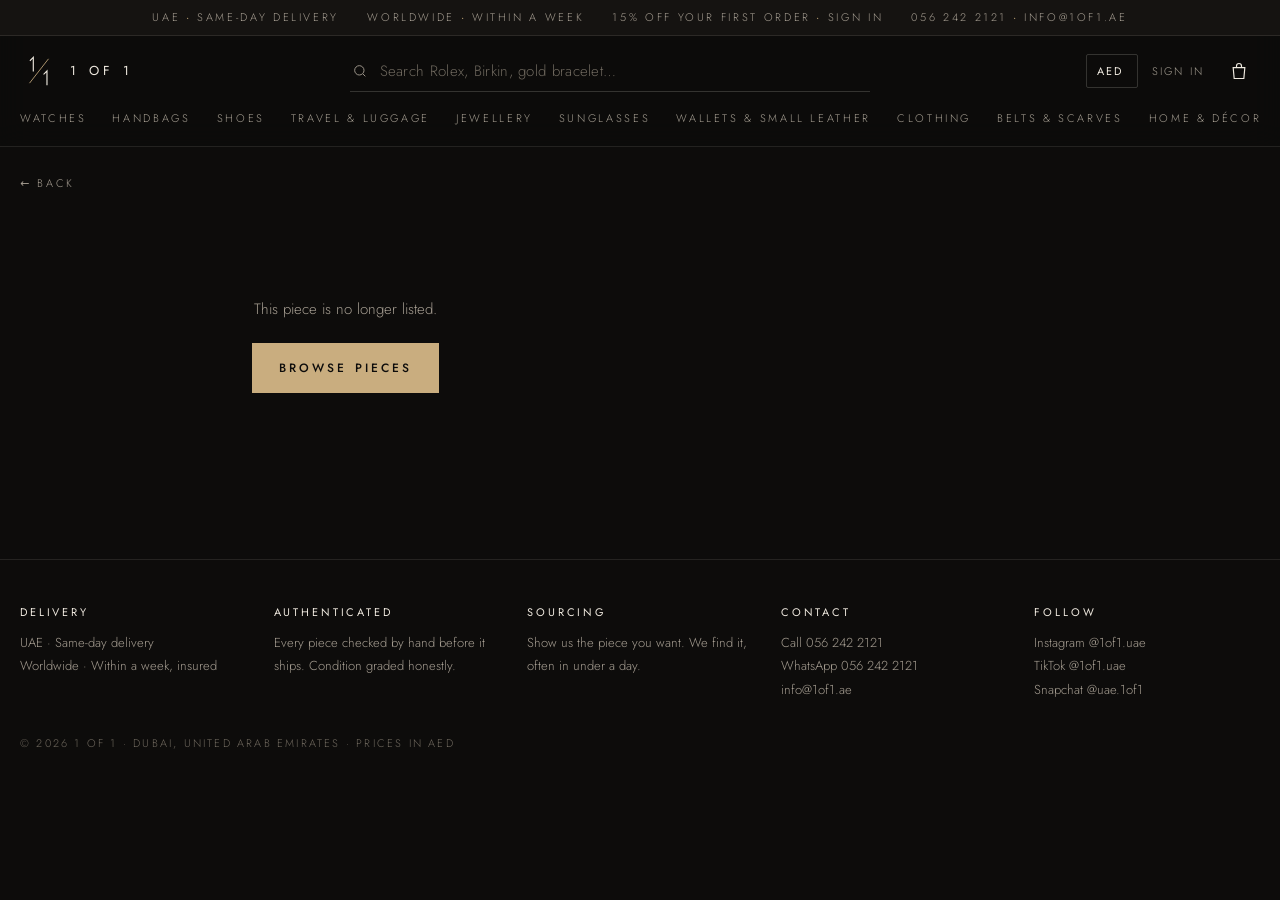
<file: product.html>
<!doctype html>
<html lang="en">
<head>
<meta charset="utf-8">
<meta name="viewport" content="width=device-width,initial-scale=1,viewport-fit=cover">
<title>1 OF 1 · Piece</title>
<meta name="description" content="1 OF 1 — one-of-one luxury pieces you won't find anywhere else. Watches, bags, shoes, jewellery, travel and home. Same-day delivery in the UAE, worldwide within a week.">
<link rel="icon" type="image/png" sizes="32x32" href="[data-uri]">
<link rel="icon" type="image/png" sizes="32x32" href="/favicon-32.png?v=4">
<link rel="shortcut icon" href="/favicon.ico?v=4">
<link rel="icon" type="image/png" sizes="16x16" href="/favicon-16.png?v=4">
<link rel="apple-touch-icon" sizes="180x180" href="/apple-touch-icon.png?v=4">
<link rel="manifest" href="/site.webmanifest?v=4">
<meta name="theme-color" content="#0d0c0b">
<link rel="preconnect" href="https://fonts.googleapis.com">
<link rel="preconnect" href="https://fonts.gstatic.com" crossorigin>
<link rel="stylesheet" href="https://fonts.googleapis.com/css2?family=Jost:wght@200;300;400;500&display=swap">
<link rel="stylesheet" href="/assets/style.css">
<script src="/assets/app.js"></script>
<script src="/assets/phone.js"></script>
</head>
<body>
<header id="hdr"></header>
<main class="gut" style="gap:0">
  <a class="back" href="/" id="back">← Back</a>
  <div class="pdp" id="pdp"><p class="muted">Loading…</p></div>
</main>
<footer id="ftr"></footer>
<script>
(async () => {
  const D = await loadProducts();
  const it = D.byId[new URLSearchParams(location.search).get("id")];
  renderHeader({ chips: D.categories.map(c => ({ title: c.title, href: "/category?c=" + c.id, on: it && c.id === it.cat.id })) });
  const box = document.getElementById("pdp");
  if (!it) { box.innerHTML = '<div class="empty">This piece is no longer listed.<a class="btn" href="/">Browse pieces</a></div>'; return; }
  if (!document.querySelector("link[rel=canonical]")) document.title = `1 OF 1 · ${it.brand} ${it.name}`;
  const back = document.getElementById("back"); back.href = "/category?c=" + it.cat.id; back.textContent = "← " + it.cat.title;
  const inBag = () => getCart().includes(it.id);
  const ask = encodeURIComponent(`Hello 1 OF 1, I'm interested in the ${it.brand} ${it.name} (${aed(it.price)}). Ref ${it.id}`);
  box.innerHTML = `
    <div class="ph">${media(it, true)}${it.sample ? '<span class="sample">Sample photo</span>' : ""}${it.tag ? `<span class="tag">${esc(it.tag)}</span>` : ""}${it.sold ? '<span class="sold">SOLD</span>' : ""}</div>
    <div class="pdp-info">
      <div class="eyebrow">${esc(it.brand)}</div>
      <h1>${esc(it.name)}</h1>
      <div class="pdp-price"><span>${money(it.price)}</span>${it.was ? `<s>${money(it.was)}</s>` : ""}</div>
      ${getCur() !== "AED" ? `<p class="muted" style="margin:0;font-size:13px">Approximate. You pay ${aed(it.price)}.</p>` : ""}
      <button class="btn wide" id="add" ${it.sold ? "disabled" : ""}></button>
      <a class="btn ghost wide" href="https://wa.me/${STORE.whatsapp}?text=${ask}" target="_blank" rel="noopener">Ask on WhatsApp</a>
      <dl class="specs">
        ${it.condition ? `<dt>Condition</dt><dd>${esc(it.condition)}</dd>` : ""}
        <dt>Category</dt><dd>${esc(it.cat.title)}</dd>
        <dt>Reference</dt><dd>${esc(it.id.toUpperCase())}</dd>
      </dl>
      <div class="promise">
        <div>${sv(I.shield, 20)}Authenticated by hand before it ships</div>
        <div>${sv(I.truck, 20)}Same-day delivery across the UAE</div>
        <div>${sv(I.globe, 20)}Worldwide, insured, within a week</div>
        <div>${sv('<path d="M4 6h16v12H4z"/><path d="m4 7 8 6 8-6"/>', 20)}<span>Questions? <a href="mailto:${STORE.email}" style="color:var(--ivory)">${STORE.email}</a> · <a href="tel:+${STORE.whatsapp}" style="color:var(--ivory)">${STORE.phoneLocal}</a></span></div>
      </div>
    </div>`;
  const add = document.getElementById("add");
  const paint = () => add.textContent = it.sold ? "Sold" : inBag() ? "In your bag · View bag" : "Add to bag";
  paint();
  add.onclick = () => {
    if (inBag()) { location.href = "/cart"; return; }
    setCart([...getCart(), it.id]); paint();
  };
})();
</script>
</body>
</html>
</file>
<file: assets/style.css>
/* 1 OF 1 store — one committed dark look: onyx ground, ivory type, champagne accent.
   Layout: sticky header + shipping strip; category shelves (horizontal scroll) stacked down the page. */
:root{
  --onyx:#0d0c0b; --onyx-2:#151311; --onyx-3:#1c1916; --tile:#181614;
  --ivory:#efe9df; --ivory-dim:#a59d91; --ivory-faint:#6f685e;
  --hair:rgba(239,233,223,.10); --hair-2:rgba(239,233,223,.18);
  --champagne:#c9ad7f; --champagne-hi:#ead6b0;
  --ok:#7fc29b; --warn:#e2b067; --bad:#e2786b;
  --font:"Jost","Futura","Century Gothic",system-ui,sans-serif;
  --ease:cubic-bezier(.2,.7,.1,1);
  color-scheme:dark;
}
*{box-sizing:border-box}
html,body{margin:0}
body{background:var(--onyx);color:var(--ivory);font-family:var(--font);font-weight:300;font-size:15px;line-height:1.55;-webkit-font-smoothing:antialiased;overflow-x:hidden}
::selection{background:var(--champagne);color:var(--onyx)}
a{color:inherit;text-decoration:none}
img{max-width:100%;display:block}
[hidden]{display:none!important}
.gut{padding-left:max(20px,env(safe-area-inset-left,0px));padding-right:max(20px,env(safe-area-inset-right,0px));max-width:1400px;margin:0 auto}

/* header */
.ship{background:var(--onyx-2);border-bottom:1px solid var(--hair);font-size:11px;letter-spacing:.24em;text-transform:uppercase;color:var(--ivory-dim);text-align:center;padding-block:9px;white-space:nowrap;overflow:hidden;text-overflow:ellipsis}
.ship b{font-weight:400;color:var(--champagne)}
header.top{position:sticky;top:env(safe-area-inset-top,0px);z-index:20;background:rgba(13,12,11,.92);backdrop-filter:blur(14px);-webkit-backdrop-filter:blur(14px);border-bottom:1px solid var(--hair)}
.bar{display:flex;align-items:center;gap:18px;padding-block:14px}
.brand{display:flex;align-items:center;gap:12px;font-size:13px;letter-spacing:.34em;font-weight:400;white-space:nowrap}
.brand svg{width:38px;height:38px;flex:none}
.search{flex:1;min-width:0;max-width:520px;margin-inline:auto;display:flex;align-items:center;gap:10px;border-bottom:1px solid var(--hair-2);padding:8px 2px;color:var(--ivory-dim);transition:border-color .3s}
.search:focus-within{border-color:var(--champagne)}
.search input{flex:1;min-width:0;background:transparent;border:0;outline:0;color:var(--ivory);font:300 15px var(--font);letter-spacing:.02em}
.search input::placeholder{color:var(--ivory-faint)}
.tools{display:flex;align-items:center;gap:6px}
.cur{appearance:none;-webkit-appearance:none;background:transparent;border:1px solid var(--hair-2);color:var(--ivory);font:400 11px var(--font);letter-spacing:.18em;padding:8px 10px;border-radius:2px;cursor:pointer}
.cur option{background:var(--onyx);color:var(--ivory)}
.icon-btn{position:relative;width:42px;height:42px;display:grid;place-items:center;border:0;background:transparent;color:var(--ivory);cursor:pointer;border-radius:50%}
.icon-btn:hover{color:var(--champagne)}
.icon-btn .n{position:absolute;top:4px;right:2px;min-width:17px;height:17px;padding:0 4px;border-radius:9px;background:var(--champagne);color:var(--onyx);font:500 10px/17px var(--font);text-align:center}
.who{font-size:11px;letter-spacing:.2em;text-transform:uppercase;color:var(--ivory-dim);padding:0 8px;white-space:nowrap}
.who:hover{color:var(--ivory)}
.chips{display:flex;gap:26px;overflow-x:auto;scrollbar-width:none;padding-bottom:12px}
.chips::-webkit-scrollbar{display:none}
.chips a{flex:none;font-size:11px;letter-spacing:.24em;text-transform:uppercase;color:var(--ivory-dim);padding-block:4px;border-bottom:1px solid transparent;transition:color .25s,border-color .25s}
.chips a:hover{color:var(--ivory)}
.chips a.on{color:var(--champagne);border-color:var(--champagne)}
@media (max-width:760px){.who,.brand span{display:none}.bar{gap:10px}.search{max-width:none}}

/* home intro */
.intro{display:flex;justify-content:space-between;align-items:flex-end;gap:24px;flex-wrap:wrap;padding-block:44px 8px}
.intro h1{margin:0;font-weight:200;font-size:clamp(34px,5vw,58px);line-height:1.05;letter-spacing:-.01em;text-wrap:balance;max-width:16ch}
.intro h1 em{font-style:normal;color:var(--champagne)}
.intro p{margin:0;max-width:40ch;color:var(--ivory-dim)}

/* shelves */
main{padding-block:28px 72px;display:flex;flex-direction:column;gap:56px}
section.shelf{scroll-margin-top:150px}
.head{display:flex;justify-content:space-between;align-items:flex-end;gap:16px;margin-bottom:20px;border-bottom:1px solid var(--hair);padding-bottom:14px}
.head h2{margin:0;font-weight:300;font-size:clamp(22px,2.6vw,30px);letter-spacing:.01em}
.head small{display:block;font-size:11px;letter-spacing:.24em;text-transform:uppercase;color:var(--ivory-faint);margin-top:4px}
.ctrl{display:flex;align-items:center;gap:6px}
.all{font-size:11px;letter-spacing:.24em;text-transform:uppercase;color:var(--champagne);margin-right:10px;white-space:nowrap}
.all:hover{color:var(--champagne-hi)}
.arrow{width:38px;height:38px;border-radius:50%;border:1px solid var(--hair-2);background:transparent;color:var(--ivory);display:grid;place-items:center;cursor:pointer;transition:border-color .25s,opacity .25s}
.arrow:hover{border-color:var(--champagne)}
.arrow:disabled{opacity:.25;cursor:default}
@media (max-width:640px){.arrow{display:none}}
.row{display:flex;gap:14px;overflow-x:auto;scroll-snap-type:x mandatory;scroll-behavior:smooth;scrollbar-width:none;padding-bottom:4px;overscroll-behavior-x:contain}
.row::-webkit-scrollbar{display:none}
.row .card{flex:0 0 clamp(148px,38vw,200px);scroll-snap-align:start}
.grid{display:grid;grid-template-columns:repeat(auto-fill,minmax(160px,1fr));gap:28px 14px}

/* card */
.card{position:relative;display:flex;flex-direction:column;min-width:0}
.ph{position:relative;aspect-ratio:4/5;max-width:100%;background:#f7f5f0;overflow:hidden;display:grid;place-items:center}
.ph svg.ic{width:42%;height:42%;color:#a8874f;opacity:.55;transition:transform .8s var(--ease),opacity .4s}
.ph img{position:relative;z-index:1;width:80%;height:80%;object-fit:contain;filter:drop-shadow(0 16px 18px rgba(40,30,15,.18));transition:transform .9s var(--ease)}
.sample{display:none;position:absolute;right:10px;bottom:10px;font-size:9px;letter-spacing:.18em;text-transform:uppercase;color:#7a7266}
.card:hover .ph svg.ic{transform:scale(1.05);opacity:.75}
.card:hover .ph img{transform:scale(1.04)}
.tag{position:absolute;top:10px;left:10px;font-size:9.5px;letter-spacing:.22em;text-transform:uppercase;color:var(--onyx);background:var(--champagne);padding:4px 8px}
.fav{position:absolute;top:6px;right:6px;width:36px;height:36px;border:0;background:transparent;color:#2a2622;display:grid;place-items:center;cursor:pointer}
.fav.on{color:#a8874f}
.auth{position:absolute;left:10px;bottom:10px;display:flex;align-items:center;gap:5px;font-size:9px;letter-spacing:.2em;text-transform:uppercase;color:#7a7266}
.auth svg{color:#a8874f}
.sold{position:absolute;inset:0;display:grid;place-items:center;background:rgba(247,245,240,.7);font-size:12px;letter-spacing:.4em;color:#0d0c0b}
.meta{padding-top:12px;display:flex;flex-direction:column;gap:3px}
.brandname{font-size:11px;letter-spacing:.24em;text-transform:uppercase;font-weight:400}
.pname{color:var(--ivory-dim);font-size:13px;white-space:nowrap;overflow:hidden;text-overflow:ellipsis}
.price{display:flex;gap:10px;align-items:baseline;margin-top:6px;font-variant-numeric:tabular-nums}
.price b{font-weight:400;font-size:14px}
.price s{color:var(--ivory-faint);font-size:13px}

/* buttons, forms */
.btn{display:inline-flex;align-items:center;justify-content:center;gap:10px;min-height:50px;padding:0 26px;border:1px solid var(--champagne);background:var(--champagne);color:var(--onyx);font:500 12px var(--font);letter-spacing:.26em;text-transform:uppercase;cursor:pointer;transition:background .3s,color .3s,border-color .3s}
.btn:hover{background:var(--champagne-hi);border-color:var(--champagne-hi)}
.btn.ghost{background:transparent;color:var(--ivory);border-color:var(--hair-2)}
.btn.ghost:hover{border-color:var(--champagne);color:var(--champagne)}
.btn:disabled{opacity:.45;cursor:default}
.btn.wide{width:100%}
.f{display:flex;flex-direction:column;gap:8px;font-size:11px;letter-spacing:.22em;text-transform:uppercase;color:var(--ivory-dim)}
input.in,select.in,textarea.in{width:100%;background:transparent;border:0;border-bottom:1px solid var(--hair-2);color:var(--ivory);font:300 17px var(--font);padding:10px 0;outline:0;border-radius:0;transition:border-color .3s;letter-spacing:.01em;text-transform:none}
select.in{appearance:none;-webkit-appearance:none;cursor:pointer}
select.in option{background:var(--onyx)}
input.in:focus,select.in:focus,textarea.in:focus{border-color:var(--champagne)}
.err{color:var(--bad);font-size:13px;min-height:1.4em;margin:0}
.ok{color:var(--champagne-hi)}
.muted{color:var(--ivory-dim)}
.eyebrow{font-size:11px;letter-spacing:.3em;text-transform:uppercase;color:var(--champagne)}
.narrow{max-width:460px;margin:0 auto;width:100%;display:flex;flex-direction:column;gap:22px}
.page-title{margin:0;font-weight:200;font-size:clamp(32px,4.4vw,48px);line-height:1.05}
.back{font-size:11px;letter-spacing:.24em;text-transform:uppercase;color:var(--ivory-dim)}
.back:hover{color:var(--champagne)}

/* category page */
.cat-head{display:flex;justify-content:space-between;align-items:flex-end;gap:20px;flex-wrap:wrap;padding-top:40px}
.filters{display:flex;gap:10px;flex-wrap:wrap;margin-top:22px}
.pill{border:1px solid var(--hair-2);background:transparent;color:var(--ivory-dim);font:400 11px var(--font);letter-spacing:.18em;text-transform:uppercase;padding:9px 14px;cursor:pointer;transition:all .25s}
.pill:hover{color:var(--ivory);border-color:var(--ivory-faint)}
.pill.on{color:var(--onyx);background:var(--ivory);border-color:var(--ivory)}
.sort{display:flex;align-items:center;gap:10px;font-size:11px;letter-spacing:.22em;text-transform:uppercase;color:var(--ivory-dim)}
.sort select{width:auto;font-size:14px;padding:6px 0}

/* product page */
.pdp{display:grid;grid-template-columns:minmax(0,1.1fr) minmax(0,.9fr);gap:56px;padding-top:36px;align-items:start}
.pdp .ph{aspect-ratio:1/1}
.pdp .ph svg.ic{width:34%;height:34%}
.pdp .ph{max-height:72vh}
.pdp-info{display:flex;flex-direction:column;gap:20px;position:sticky;top:150px}
.pdp-info h1{margin:0;font-weight:200;font-size:clamp(30px,3.6vw,44px);line-height:1.1}
.pdp-price{font-size:24px;font-weight:300;font-variant-numeric:tabular-nums;display:flex;gap:14px;align-items:baseline}
.pdp-price s{font-size:16px;color:var(--ivory-faint)}
.specs{display:grid;grid-template-columns:auto 1fr;gap:12px 28px;border-top:1px solid var(--hair);padding-top:20px;font-size:14px}
.specs dt{font-size:11px;letter-spacing:.22em;text-transform:uppercase;color:var(--ivory-faint);padding-top:2px}
.specs dd{margin:0}
.promise{display:flex;flex-direction:column;gap:10px;border-top:1px solid var(--hair);padding-top:20px;color:var(--ivory-dim);font-size:14px}
.promise div{display:flex;gap:12px;align-items:center}
.promise svg{color:var(--champagne);flex:none}
@media (max-width:860px){.pdp{grid-template-columns:1fr;gap:28px}.pdp-info{position:static}}

/* bag */
.line{display:grid;grid-template-columns:76px minmax(0,1fr) auto;gap:16px;align-items:center;padding-block:16px;border-bottom:1px solid var(--hair)}
.line .ph{aspect-ratio:1}
.x{border:0;background:none;color:var(--ivory-faint);font:400 11px var(--font);letter-spacing:.2em;text-transform:uppercase;cursor:pointer;padding:6px 0}
.x:hover{color:var(--bad)}
.total{display:flex;justify-content:space-between;align-items:baseline;padding-block:18px;font-size:22px;font-weight:300;font-variant-numeric:tabular-nums}
.total span:first-child{font-size:11px;letter-spacing:.26em;text-transform:uppercase;color:var(--ivory-dim)}
.panel{border:1px solid var(--hair);background:var(--onyx-2);padding:28px;display:flex;flex-direction:column;gap:20px}
.empty{padding:70px 16px;text-align:center;color:var(--ivory-dim);display:flex;flex-direction:column;align-items:center;gap:22px}

/* admin */
.stats{display:grid;grid-template-columns:repeat(auto-fit,minmax(160px,1fr));gap:1px;background:var(--hair);border:1px solid var(--hair)}
.stat{background:var(--onyx);padding:20px}
.stat b{display:block;font-weight:300;font-size:30px;font-variant-numeric:tabular-nums}
.stat span{font-size:11px;letter-spacing:.22em;text-transform:uppercase;color:var(--ivory-dim)}
.orders{display:flex;flex-direction:column;gap:14px}
.order{border:1px solid var(--hair);background:var(--onyx-2);padding:22px;display:flex;flex-direction:column;gap:14px}
.order .top{display:flex;justify-content:space-between;gap:12px;flex-wrap:wrap;align-items:flex-start}
.order ul{margin:0;padding-left:18px;color:var(--ivory-dim)}
.order .acts{display:flex;gap:10px;align-items:center;flex-wrap:wrap}
.order select.in{width:auto;font-size:14px;padding:6px 0}
.st{font-size:10px;letter-spacing:.22em;text-transform:uppercase;padding:5px 10px;border:1px solid currentColor}
.st.new,.st.pending{color:var(--champagne)}.st.confirmed,.st.shipped{color:var(--warn)}.st.delivered,.st.paid{color:var(--ok)}.st.cancelled{color:var(--bad)}.st.unpaid{color:var(--ivory-dim)}.st.warn{color:var(--bad)}

footer.foot{border-top:1px solid var(--hair);margin-top:24px;padding-block:44px 34px;color:var(--ivory-dim);font-size:13px}
.fgrid{display:grid;grid-template-columns:repeat(auto-fit,minmax(200px,1fr));gap:28px}
.fgrid b{display:block;font-weight:400;font-size:11px;letter-spacing:.26em;text-transform:uppercase;color:var(--ivory);margin-bottom:10px}
.fgrid p{margin:0;line-height:1.8}
.fgrid a:hover{color:var(--champagne)}
.legal{margin-top:34px;font-size:11px;letter-spacing:.2em;text-transform:uppercase;color:var(--ivory-faint)}

:focus-visible{outline:1px solid var(--champagne);outline-offset:3px}
@media (prefers-reduced-motion:reduce){*{transition:none!important}.row{scroll-behavior:auto}}

/* welcome offer */
.offer-bg{position:fixed;inset:0;z-index:60;background:rgba(6,6,5,.72);backdrop-filter:blur(6px);-webkit-backdrop-filter:blur(6px);display:grid;place-items:center;padding:max(20px,env(safe-area-inset-top,0px)) max(20px,env(safe-area-inset-right,0px)) max(20px,env(safe-area-inset-bottom,0px)) max(20px,env(safe-area-inset-left,0px));opacity:0;animation:fadein .5s var(--ease) .9s forwards}
.offer{position:relative;width:min(100%,460px);background:var(--onyx);border:1px solid rgba(201,173,127,.45);padding:44px 36px 34px;text-align:center;display:flex;flex-direction:column;align-items:center;gap:16px;transform:translateY(14px);animation:rise .6s var(--ease) 1s forwards}
.offer::before{content:"";position:absolute;inset:8px;border:1px solid var(--hair);pointer-events:none}
.offer .mono{width:46px;height:46px}
.offer .big{font-weight:200;font-size:76px;line-height:.9;color:var(--champagne);letter-spacing:-.02em}
.offer .big span{font-size:.4em;letter-spacing:.1em;margin-left:4px}
.offer h2{margin:0;font-weight:300;font-size:22px;letter-spacing:.02em}
.offer p{margin:0;color:var(--ivory-dim);font-size:14px;max-width:32ch}
.offer .btn{margin-top:8px;align-self:stretch}
.offer .later{background:none;border:0;color:var(--ivory-faint);font:400 11px var(--font);letter-spacing:.22em;text-transform:uppercase;cursor:pointer;padding:8px}
.offer .later:hover{color:var(--ivory)}
.offer .close{position:absolute;top:14px;right:14px;width:40px;height:40px;border:0;background:none;color:var(--ivory-dim);cursor:pointer;display:grid;place-items:center;z-index:1}
.offer .close:hover{color:var(--ivory)}
@keyframes fadein{to{opacity:1}}
@keyframes rise{to{transform:none}}
.promo{border:1px solid rgba(201,173,127,.4);background:linear-gradient(180deg,rgba(201,173,127,.08),transparent);padding:18px 20px;display:flex;align-items:center;gap:16px}
.promo b{font-weight:200;font-size:40px;line-height:1;color:var(--champagne);flex:none}
.promo div{font-size:14px;color:var(--ivory-dim);line-height:1.5}
.promo div strong{display:block;font-weight:400;color:var(--ivory);font-size:15px;letter-spacing:.02em}
.sumline{display:flex;justify-content:space-between;font-size:15px;color:var(--ivory-dim);font-variant-numeric:tabular-nums;padding-top:6px}
.sumline.disc{color:var(--champagne)}
@media (prefers-reduced-motion:reduce){.offer-bg,.offer{animation:none;opacity:1;transform:none}}

/* account */
.acct{display:flex;flex-direction:column;gap:30px;padding-top:44px;max-width:860px;margin:0 auto;width:100%}
.prof{display:flex;align-items:center;gap:24px;flex-wrap:wrap}
.avatar{position:relative;width:104px;height:104px;border-radius:50%;flex:none;background:var(--onyx-3);border:1px solid rgba(201,173,127,.5);display:grid;place-items:center;overflow:hidden;font-weight:200;font-size:40px;color:var(--champagne);letter-spacing:.02em}
.avatar img{width:100%;height:100%;object-fit:cover}
.avatar-btn{position:absolute;right:-2px;bottom:-2px;width:36px;height:36px;border-radius:50%;background:var(--champagne);color:var(--onyx);border:3px solid var(--onyx);display:grid;place-items:center;cursor:pointer}
.avatar-wrap{position:relative}
.prof h1{margin:0;font-weight:200;font-size:clamp(28px,4vw,40px);line-height:1.1}
.prof .muted{font-size:14px}
.prof .links{display:flex;gap:18px;margin-top:8px;flex-wrap:wrap}
.prof .links button{background:none;border:0;padding:0;color:var(--ivory-dim);font:400 11px var(--font);letter-spacing:.22em;text-transform:uppercase;cursor:pointer}
.prof .links button:hover{color:var(--champagne)}
.coupon{display:flex;align-items:center;gap:20px;border:1px dashed rgba(201,173,127,.55);padding:18px 22px;position:relative}
.coupon .pct{font-weight:200;font-size:44px;line-height:1;color:var(--champagne);flex:none}
.coupon .code{font-weight:500;letter-spacing:.24em;font-size:13px}
.coupon .st{margin-left:auto}
.coupon.used{opacity:.5}
.coupon .st.active{color:var(--ok)}
.sec-title{font-size:11px;letter-spacing:.3em;text-transform:uppercase;color:var(--ivory-dim);margin:0 0 12px}
.my-order{border:1px solid var(--hair);padding:18px 20px;display:flex;flex-direction:column;gap:10px;background:var(--onyx-2)}
.my-order .top{display:flex;justify-content:space-between;gap:12px;flex-wrap:wrap;align-items:center}
.my-order ul{margin:0;padding-left:18px;color:var(--ivory-dim);font-size:14px}

/* phone field with country code */
.pf{position:relative;display:flex;align-items:flex-end;gap:14px;text-transform:none;letter-spacing:normal}
.pf-code{flex:none;display:flex;align-items:center;gap:8px;background:transparent;border:0;border-bottom:1px solid var(--hair-2);color:var(--ivory);font:400 16px var(--font);padding:10px 2px;cursor:pointer;font-variant-numeric:tabular-nums;letter-spacing:.02em}
.pf-code:hover,.pf-code[aria-expanded="true"]{border-color:var(--champagne)}
.pf-code svg{color:var(--ivory-dim)}
.pf .pf-num{flex:1;min-width:0;font-variant-numeric:tabular-nums;letter-spacing:.06em}
.pf.locked .pf-code,.pf.locked .pf-num{color:var(--ivory-dim);cursor:default}
.pf-pop{position:absolute;left:0;right:0;top:calc(100% + 8px);z-index:30;background:var(--onyx-2);border:1px solid var(--hair-2);box-shadow:0 24px 50px rgba(0,0,0,.55)}
.pf-search{width:100%;background:transparent;border:0;border-bottom:1px solid var(--hair);color:var(--ivory);font:300 15px var(--font);padding:14px 16px;outline:0}
.pf-search::placeholder{color:var(--ivory-faint)}
.pf-list{list-style:none;margin:0;padding:6px 0;max-height:260px;overflow-y:auto;overscroll-behavior:contain}
.pf-list li{display:flex;justify-content:space-between;gap:16px;padding:11px 16px;font-size:14px;color:var(--ivory);cursor:pointer;letter-spacing:.01em}
.pf-list li b{font-weight:400;color:var(--ivory-dim);font-variant-numeric:tabular-nums}
.pf-list li:hover,.pf-list li:focus{background:rgba(201,173,127,.1);outline:0}
.pf-list li[aria-selected="true"] b{color:var(--champagne)}
.pf-list .pf-none{color:var(--ivory-dim);cursor:default}

/* checkout: location + payment */
.seg{display:grid;grid-template-columns:1fr 1fr;border:1px solid var(--hair-2);text-transform:none;letter-spacing:normal}
.seg button{background:transparent;border:0;color:var(--ivory-dim);font:400 13px var(--font);letter-spacing:.06em;padding:13px 10px;cursor:pointer}
.seg button+button{border-left:1px solid var(--hair-2)}
.seg button.on{background:var(--ivory);color:var(--onyx)}
.locbox{display:flex;align-items:center;justify-content:space-between;gap:14px;flex-wrap:wrap;border:1px solid var(--hair);background:var(--onyx-2);padding:16px 18px;margin-top:-10px}
.locbox .btn{min-height:42px;padding:0 18px}
.check{display:flex;align-items:center;gap:12px;font-size:14px;color:var(--ivory-dim);cursor:pointer}
.check input{width:18px;height:18px;accent-color:var(--champagne)}
.pay{display:flex;flex-direction:column;gap:8px;text-transform:none;letter-spacing:normal}
.pay-opt{display:flex;align-items:center;gap:14px;border:1px solid var(--hair-2);padding:14px 16px;cursor:pointer}
.pay-opt input{width:18px;height:18px;accent-color:var(--champagne);flex:none}
.pay-opt span{display:flex;flex-direction:column;gap:2px}
.pay-opt b{font-weight:400;font-size:15px;color:var(--ivory)}
.pay-opt small{font-size:12px;color:var(--ivory-dim)}
.pay-opt.on{border-color:var(--champagne)}
.pay-opt.off{opacity:.45;cursor:not-allowed}
.pay-opt.off small{color:var(--champagne);letter-spacing:.14em;text-transform:uppercase;font-size:10px}

/* order tracking + payment */
.track{display:grid;grid-template-columns:repeat(3,1fr);gap:6px;margin:4px 0 2px}
.track span{font-size:10px;letter-spacing:.18em;text-transform:uppercase;color:var(--ivory-dim);padding-top:9px;border-top:2px solid var(--hair-2)}
.track span.done{color:var(--ivory);border-top-color:var(--champagne)}
.pay-line{font-size:13px;color:var(--ivory-dim)}
.pay-line.ok{color:var(--ok)}
.btn.rcpt{min-height:38px;padding:0 14px;font-size:11px}
label.mini{display:flex;flex-direction:column;gap:4px;font-size:10px;letter-spacing:.18em;text-transform:uppercase;color:var(--ivory-dim)}
label.mini .in{width:auto;font-size:14px;letter-spacing:normal;text-transform:none}

/* ---------- F1 Paddock (coming soon) ---------- */
.pad-chip{color:var(--champagne)!important}
.pad-chip sup{font-size:8px;letter-spacing:.18em;margin-left:4px;color:var(--ivory-dim)}
.soon{font-style:normal;font-size:9px;letter-spacing:.24em;text-transform:uppercase;color:var(--champagne);border:1px solid rgba(201,173,127,.45);padding:4px 8px;white-space:nowrap}
.pad{padding-bottom:64px}
.pad-hero{display:grid;grid-template-columns:1.05fr 1fr;gap:48px;align-items:center;padding-block:48px 24px;min-height:min(78vh,720px)}
.pad-copy{display:flex;flex-direction:column;gap:22px}
.eyebrow{display:flex;align-items:center;gap:14px;font-size:11px;letter-spacing:.3em;text-transform:uppercase;color:var(--ivory-dim)}
.pad-hero h1{margin:0;font-weight:200;font-size:clamp(40px,6vw,76px);line-height:1;letter-spacing:-.015em;text-wrap:balance}
.pad-hero h1 em{font-style:normal;color:var(--champagne)}
.pad-hero p{margin:0;max-width:44ch;color:var(--ivory-dim);font-size:17px;line-height:1.6}
.pad-cta{display:flex;gap:12px;flex-wrap:wrap}
.pad-count{display:flex;align-items:center;gap:16px;margin-top:6px}
.pad-count b{font-weight:200;font-size:56px;line-height:1;color:var(--ivory);font-variant-numeric:tabular-nums}
.pad-count span{font-size:11px;letter-spacing:.22em;text-transform:uppercase;color:var(--ivory-dim);line-height:1.7}
.pad-map{margin:0;position:relative;aspect-ratio:1/1;max-height:640px;display:grid;place-items:center;
  background:radial-gradient(closest-side,rgba(201,173,127,.10),transparent 70%),
  repeating-linear-gradient(0deg,transparent 0 39px,rgba(239,233,223,.04) 39px 40px),
  repeating-linear-gradient(90deg,transparent 0 39px,rgba(239,233,223,.04) 39px 40px);border:1px solid var(--hair)}
.pad-map svg{width:78%;height:78%;overflow:visible}
.pad-map figcaption{position:absolute;left:16px;right:16px;bottom:12px;display:flex;justify-content:space-between;font-size:10px;letter-spacing:.24em;text-transform:uppercase;color:var(--ivory-faint)}
.trk-base{fill:none;stroke:rgba(239,233,223,.10);stroke-width:7;stroke-linejoin:round;stroke-linecap:round}
.trk-draw,.trk-line{fill:none;stroke:var(--champagne);stroke-width:1.6;stroke-linejoin:round;stroke-linecap:round;stroke-dasharray:1;stroke-dashoffset:1}
.trk-draw{animation:draw 2.8s var(--ease) .2s forwards}
.car{fill:var(--champagne-hi)}.car2{fill:var(--bad);opacity:.9}
.sf rect{fill:var(--ivory)}
@keyframes draw{to{stroke-dashoffset:0}}
.pad-sec{padding-top:56px}
.races{display:grid;grid-template-columns:repeat(3,1fr);gap:16px}
.race{position:relative;display:flex;flex-direction:column;background:var(--onyx-2);border:1px solid var(--hair);transition:border-color .3s}
.race:hover{border-color:rgba(201,173,127,.5)}
.race-map{position:relative;aspect-ratio:16/11;display:grid;place-items:center;border-bottom:1px solid var(--hair);
  background:repeating-linear-gradient(0deg,transparent 0 23px,rgba(239,233,223,.035) 23px 24px),repeating-linear-gradient(90deg,transparent 0 23px,rgba(239,233,223,.035) 23px 24px)}
.race-map svg{width:62%;height:72%;overflow:visible}
.race-map .soon{position:absolute;top:12px;right:12px}
.race .trk-base{stroke-width:6}
.race .trk-line{animation:draw 2.2s var(--ease) calc(.3s + var(--i)*.15s) forwards}
.race-info{display:flex;gap:18px;padding:18px 18px 8px}
.race-date{display:flex;flex-direction:column;align-items:center;justify-content:center;min-width:64px;padding:8px 6px;border:1px solid var(--hair-2)}
.race-date b{font-weight:300;font-size:17px;white-space:nowrap}
.race-date span{font-size:10px;letter-spacing:.2em;color:var(--ivory-dim)}
.race h3{margin:0 0 4px;font-weight:400;font-size:17px}
.race p{margin:0;font-size:13px;color:var(--ivory-dim)}
.race small{display:block;margin-top:6px;font-size:11px;letter-spacing:.14em;text-transform:uppercase;color:var(--champagne)}
.race-cta{margin:auto 18px 18px;padding-top:14px;font-size:11px;letter-spacing:.26em;text-transform:uppercase;color:var(--ivory);border-top:1px solid var(--hair)}
.race-cta:hover{color:var(--champagne)}
.tiers{display:grid;grid-template-columns:repeat(5,1fr);gap:16px}
.tier{display:flex;flex-direction:column;gap:12px;padding:22px 20px;border:1px solid var(--hair);background:linear-gradient(180deg,var(--onyx-2),var(--onyx))}
.tier:first-child{border-color:rgba(201,173,127,.45)}
.tier-top{display:flex;justify-content:space-between;align-items:center}
.tier-n{font-size:11px;letter-spacing:.24em;color:var(--ivory-faint)}
.tier h3{margin:6px 0 0;font-weight:300;font-size:22px;line-height:1.15}
.tier p{margin:0;font-size:14px;color:var(--ivory-dim);line-height:1.55}
.tier ul{list-style:none;margin:auto 0 0;padding:12px 0 0;border-top:1px solid var(--hair);display:flex;flex-direction:column;gap:7px}
.tier li{font-size:13px;color:var(--ivory);padding-left:16px;position:relative}
.tier li::before{content:"";position:absolute;left:0;top:.6em;width:7px;height:1px;background:var(--champagne)}
.pad-form{display:grid;grid-template-columns:1fr 1.4fr;gap:40px;align-items:end}
.pad-form h2{margin:0 0 10px;font-weight:300;font-size:32px}
.pad-form p{margin:0}
.pad-pick{display:grid;grid-template-columns:1fr 1fr auto;gap:18px;align-items:end}
.pad-legal{margin:56px 0 0;font-size:11px;line-height:1.7;color:var(--ivory-faint);max-width:80ch}
/* home teaser */
.pad-tease{display:grid;grid-template-columns:1.2fr 1fr;align-items:center;gap:28px;margin-block:12px 40px;padding:28px 32px;border:1px solid rgba(201,173,127,.35);
  background:radial-gradient(ellipse at 80% 50%,rgba(201,173,127,.10),transparent 60%),var(--onyx-2);color:inherit}
.pad-tease h2{margin:10px 0 8px;font-weight:200;font-size:clamp(28px,3.4vw,42px);line-height:1.05}
.pad-tease h2 em{font-style:normal;color:var(--champagne)}
.pad-tease p{margin:0 0 16px;color:var(--ivory-dim);max-width:46ch}
.pad-tease .maps{display:flex;gap:18px;justify-content:flex-end;align-items:center}
.pad-tease .maps svg{height:110px;width:auto;overflow:visible}
.pad-tease .go{font-size:11px;letter-spacing:.26em;text-transform:uppercase;color:var(--champagne)}
@media (max-width:1100px){.tiers{grid-template-columns:repeat(2,1fr)}.races{grid-template-columns:repeat(2,1fr)}}
@media (max-width:760px){
  .pad-hero{grid-template-columns:1fr;gap:28px;padding-top:28px;min-height:0}
  .pad-map{order:-1;aspect-ratio:4/3}
  .races,.tiers{grid-template-columns:1fr}
  .pad-form,.pad-pick{grid-template-columns:1fr}
  .pad-tease{grid-template-columns:1fr;padding:22px}
  .pad-tease .maps{justify-content:flex-start}.pad-tease .maps svg{height:70px}
}
@media (prefers-reduced-motion:reduce){.trk-draw,.trk-line{animation:none;stroke-dashoffset:0}.car,.car2{display:none}}
.tmap .trk-base{stroke-width:6}
.tmap .trk-line{animation:draw 2.2s var(--ease) calc(.3s + var(--i)*.2s) forwards}
.pad-map svg{position:absolute;inset:9% 11% 12%;width:78%;height:79%}
.race-map svg{position:absolute;top:14%;left:16%;width:68%;height:72%}

.races:has(.race-one){grid-template-columns:1fr}
.race-one{display:grid;grid-template-columns:1.3fr 1fr}
.race-one .race-map{border-bottom:0;border-right:1px solid var(--hair);aspect-ratio:16/10}
.race-one .race-info{flex-direction:column;justify-content:center;padding:32px}
.race-one h3{font-size:28px;font-weight:300}
.race-one p{font-size:15px;margin-top:4px}
.race-one .race-cta{grid-column:2;margin:0 32px 28px}
.race-one{grid-template-rows:1fr auto}.race-one .race-map{grid-row:1/3}
@media (max-width:760px){.race-one{grid-template-columns:1fr}.race-one .race-map{grid-row:auto;border-right:0;border-bottom:1px solid var(--hair)}.race-one .race-cta{grid-column:1;margin:0 18px 18px}.race-one .race-info{padding:20px 18px}}
.race-one .race-info{align-items:flex-start}
/* ---------- paddock passes ---------- */
.hold{color:var(--ivory)!important;border-left:2px solid var(--champagne);padding-left:14px}
.hold b{font-weight:500;color:var(--champagne)}
.p-gold{--pb1:#f0e0bd;--pb2:#b48f57;--pink:#1a140c;--pac:#1a140c}
.p-garage{--pb1:#c4392f;--pb2:#5e130f;--pink:#fff4ee;--pac:#ffd2c8}
.p-blue{--pb1:#2b4f7e;--pb2:#0c1a2e;--pink:#eef4ff;--pac:#a9c6ef}
.p-silver{--pb1:#f1f1ee;--pb2:#9c9d99;--pink:#141414;--pac:#141414}
.p-green{--pb1:#2a5e49;--pb2:#0b2119;--pink:#eefaf3;--pac:#a6dcc0}
.pass{position:relative;width:220px;aspect-ratio:5/8;border-radius:16px;padding:46px 18px 16px;color:var(--pink);
  background:linear-gradient(155deg,var(--pb1),var(--pb2));display:flex;flex-direction:column;gap:8px;font-family:var(--font);
  box-shadow:0 30px 60px -20px rgba(0,0,0,.7),inset 0 1px 0 rgba(255,255,255,.25);overflow:hidden;isolation:isolate}
.pass::before{content:"";position:absolute;inset:0;z-index:-1;opacity:.18;
  background:repeating-linear-gradient(135deg,currentColor 0 1px,transparent 1px 9px)}
.pass::after{content:"";position:absolute;inset:0;z-index:2;pointer-events:none;
  background:linear-gradient(115deg,transparent 30%,rgba(255,255,255,.28) 45%,transparent 60%);background-size:250% 100%;animation:sheen 6s ease-in-out infinite}
@keyframes sheen{0%,100%{background-position:120% 0}50%{background-position:-20% 0}}
.pass .slot{position:absolute;top:16px;left:50%;width:44px;height:9px;margin-left:-22px;border-radius:9px;background:var(--onyx);box-shadow:inset 0 1px 2px rgba(0,0,0,.6)}
.pass .strap{display:none}
.p-top{display:flex;justify-content:space-between;font-size:8.5px;letter-spacing:.26em;text-transform:uppercase;opacity:.75}
.p-code{font-weight:200;font-size:64px;line-height:.9;letter-spacing:-.02em;margin-top:10px}
.p-name{font-size:12px;letter-spacing:.26em;text-transform:uppercase;font-weight:500;padding-bottom:10px;border-bottom:1px solid currentColor}
.p-ev{font-size:12.5px;line-height:1.35;margin-top:2px}
.p-ev small{font-size:10px;letter-spacing:.14em;text-transform:uppercase;opacity:.75}
.p-zones{display:flex;flex-wrap:wrap;gap:4px;margin-top:2px}
.p-zones span{font-size:8.5px;letter-spacing:.16em;text-transform:uppercase;padding:3px 6px;border:1px solid currentColor;border-radius:3px;opacity:.9}
.p-foot{margin-top:auto;display:flex;gap:12px;align-items:flex-end}
.p-foot small{display:block;font-size:8.5px;letter-spacing:.18em;text-transform:uppercase;opacity:.75;margin-top:5px}
.holo{width:46px;height:46px;flex:none;border-radius:8px;
  background:conic-gradient(from var(--a,0deg),#ff9ad5,#9ad7ff,#b6ffb0,#fff3a0,#ffb59a,#ff9ad5);opacity:.85;
  box-shadow:inset 0 0 0 1px rgba(255,255,255,.4);animation:holo 5s linear infinite;mix-blend-mode:screen}
@property --a{syntax:"<angle>";inherits:false;initial-value:0deg}
@keyframes holo{to{--a:360deg}}
.bars{display:block;height:26px;width:110px;background:repeating-linear-gradient(90deg,currentColor 0 2px,transparent 2px 4px,currentColor 4px 5px,transparent 5px 8px,currentColor 8px 11px,transparent 11px 12px)}
/* hero fan */
.fan{position:relative;height:clamp(420px,52vw,600px);display:grid;place-items:center;perspective:1200px}
.fan .pass{position:absolute;width:clamp(190px,19vw,250px);transform-style:preserve-3d;transition:transform .5s var(--ease);
  transform:rotateX(var(--rx,0)) rotateY(var(--ry,0)) translateX(calc((var(--i) - 1) * 62%)) rotate(calc((var(--i) - 1) * 9deg)) translateY(calc(var(--i) * 0px));
  animation:rise .9s var(--ease) both;animation-delay:calc(var(--i) * .12s)}
.fan .pass:nth-child(2){z-index:3;transform:rotateX(var(--rx,0)) rotateY(var(--ry,0)) translateY(-18px) scale(1.06)}
.fan .pass .strap{display:block;position:absolute;left:50%;top:-400px;width:22px;margin-left:-11px;height:420px;z-index:-2}
.fan .pass:hover{z-index:5}
@keyframes rise{from{opacity:0;translate:0 40px}to{opacity:1;translate:0 0}}
/* admit ticket */
.ticket{display:grid;grid-template-columns:1fr 260px;background:var(--onyx-2);border:1px solid rgba(201,173,127,.35);position:relative}
.ticket::before,.ticket::after{content:"";position:absolute;right:260px;width:26px;height:26px;margin-right:-13px;border-radius:50%;background:var(--onyx);border:1px solid rgba(201,173,127,.35)}
.ticket::before{top:-14px}.ticket::after{bottom:-14px}
.t-main{padding:34px 38px;display:flex;flex-direction:column;gap:18px}
.t-k{font-size:10px;letter-spacing:.3em;text-transform:uppercase;color:var(--champagne)}
.t-main h2{margin:0;font-weight:200;font-size:clamp(30px,3.6vw,46px);line-height:1}
.t-grid{display:grid;grid-template-columns:repeat(4,1fr);gap:16px;padding-block:18px;border-block:1px solid var(--hair)}
.t-grid span{display:block;font-size:9.5px;letter-spacing:.24em;text-transform:uppercase;color:var(--ivory-dim);margin-bottom:6px}
.t-grid b{font-weight:400;font-size:15px}.t-grid b.gold{color:var(--champagne)}
.t-main p{margin:0;color:var(--ivory-dim);max-width:62ch;line-height:1.65}
.t-stub{border-left:2px dashed rgba(201,173,127,.35);padding:30px 26px;display:flex;flex-direction:column;align-items:flex-start;gap:16px;color:var(--ivory)}
.t-day{display:flex;align-items:baseline;gap:8px}.t-day b{font-weight:200;font-size:72px;line-height:.9}.t-day span{font-size:13px;letter-spacing:.24em;text-transform:uppercase;color:var(--champagne)}
.t-stub .bars{width:100%;height:34px;opacity:.6}
.t-stub .btn{align-self:stretch;margin-top:auto}
/* tier cards with pass art */
.tier-pass{display:grid;place-items:center;padding:20px 0 26px;margin:-22px -20px 6px;border-bottom:1px solid var(--hair);
  background:radial-gradient(closest-side,rgba(201,173,127,.10),transparent)}
.tier-pass .pass{width:150px;padding:34px 13px 12px;gap:6px;border-radius:12px;transform:rotate(-3deg);transition:transform .4s var(--ease)}
.tier:hover .tier-pass .pass{transform:rotate(0) translateY(-6px)}
.tier-pass .slot{top:11px;width:34px;height:7px;margin-left:-17px}
.tier-pass .p-code{font-size:44px;margin-top:4px}.tier-pass .p-name{font-size:9px}.tier-pass .p-ev{font-size:10px}.tier-pass .p-ev small{font-size:8px}
.tier-pass .p-zones span{font-size:7px;padding:2px 4px}.tier-pass .holo{width:32px;height:32px}.tier-pass .bars{width:70px;height:18px}.tier-pass .p-top,.tier-pass .p-foot small{font-size:7px}
.tier-cta{margin-top:14px;font-size:11px;letter-spacing:.24em;text-transform:uppercase;color:var(--champagne)}
.tier-cta:hover{color:var(--champagne-hi)}
/* home teaser mini passes */
.mini-fan{position:relative;height:190px;display:flex;justify-content:center;align-items:center}
.mpass{position:absolute;width:112px;aspect-ratio:5/8;border-radius:10px;padding:26px 10px 10px;display:flex;flex-direction:column;gap:4px;color:var(--pink);
  background:linear-gradient(155deg,var(--pb1),var(--pb2));box-shadow:0 18px 30px -12px rgba(0,0,0,.7);
  transform:translateX(calc((var(--i) - 1) * 70%)) rotate(calc((var(--i) - 1) * 10deg));z-index:calc(3 - var(--i))}
.mpass:nth-child(2){transform:translateY(-8px) scale(1.06);z-index:4}
.mpass .slot{position:absolute;top:9px;left:50%;width:26px;height:6px;margin-left:-13px;border-radius:6px;background:var(--onyx-2)}
.mpass b{font-weight:200;font-size:34px;line-height:.9}.mpass small{font-size:7.5px;letter-spacing:.2em;text-transform:uppercase;border-bottom:1px solid currentColor;padding-bottom:6px}
.mpass .bars{margin-top:auto;width:60px;height:14px}
@media (max-width:1100px){.t-grid{grid-template-columns:repeat(2,1fr)}}
@media (max-width:760px){
  .fan{order:-1;height:400px}.fan .pass{width:168px}
  .ticket{grid-template-columns:1fr}.ticket::before,.ticket::after{display:none}
  .t-stub{border-left:0;border-top:2px dashed rgba(201,173,127,.35)}.t-main{padding:24px 20px}
}
@media (prefers-reduced-motion:reduce){.pass::after,.holo,.fan .pass{animation:none}}
.tier-pass .pass{aspect-ratio:auto;min-height:230px}
@media (max-width:760px){.fan .pass{width:220px}.fan{height:430px;scale:.8;margin-block:-30px}}
.pad{overflow-x:clip}

/* home: about + FAQ (also what search engines read) */
.about{display:grid;grid-template-columns:1.2fr 1fr;gap:56px;padding-block:72px 64px;border-top:1px solid var(--hair);margin-top:24px}
.about h2{margin:12px 0 18px;font-weight:200;font-size:clamp(28px,3.4vw,42px);line-height:1.1}
.about h2 em{font-style:normal;color:var(--champagne)}
.about-copy p{margin:0 0 14px;color:var(--ivory-dim);line-height:1.75;max-width:62ch}
.about .ar{font-size:15px;color:var(--ivory-faint)}
.faq h3{margin:0 0 10px;font-weight:300;font-size:22px}
.faq details{border-bottom:1px solid var(--hair)}
.faq summary{cursor:pointer;list-style:none;padding:16px 28px 16px 0;position:relative;font-size:15px}
.faq summary::-webkit-details-marker{display:none}
.faq summary::after{content:"+";position:absolute;right:4px;top:12px;font-size:20px;font-weight:200;color:var(--champagne);transition:transform .3s}
.faq details[open] summary::after{transform:rotate(45deg)}
.faq details p{margin:0 0 16px;color:var(--ivory-dim);line-height:1.7;font-size:14px}
@media (max-width:760px){.about{grid-template-columns:1fr;gap:32px;padding-block:48px}}
.kicker{font-size:12px!important;letter-spacing:.24em;text-transform:uppercase;color:var(--champagne)!important;margin-top:-6px!important}

/* loyalty progress on the account page */
.reward{border:1px solid rgba(201,173,127,.35);padding:18px 20px;margin-bottom:14px;display:flex;flex-direction:column;gap:10px}
.rw-top{display:flex;justify-content:space-between;align-items:baseline;font-size:11px;letter-spacing:.22em;text-transform:uppercase;color:var(--ivory-dim)}
.rw-top b{font-weight:400;color:var(--champagne);letter-spacing:.14em}
.rw-bar{height:4px;background:var(--hair-2);overflow:hidden}.rw-bar i{display:block;height:100%;background:var(--champagne)}
.rw-foot{display:flex;justify-content:space-between;gap:12px;font-size:13px;color:var(--ivory);flex-wrap:wrap}
.reward p{margin:0;font-size:12.5px;line-height:1.6}

/* membership levels */
.lv-card{position:relative;overflow:hidden;padding:22px 22px 18px;border-radius:14px;color:#14110d;display:flex;flex-direction:column;gap:8px;
  background:linear-gradient(150deg,var(--l1),var(--l2));box-shadow:0 24px 50px -24px rgba(0,0,0,.8)}
.lv-card::after{content:"";position:absolute;inset:0;background:linear-gradient(115deg,transparent 30%,rgba(255,255,255,.3) 45%,transparent 60%);background-size:250% 100%;animation:sheen 6s ease-in-out infinite;pointer-events:none}
.lv-ivory{--l1:#f4efe6;--l2:#cfc6b6}.lv-silver{--l1:#f1f2f2;--l2:#9fa3a6}.lv-gold{--l1:#f0dfb8;--l2:#b08a52}
.lv-plat{--l1:#e8eef0;--l2:#8aa2ab}.lv-diamond{--l1:#e6f3ff;--l2:#8fb4dc}
.lv-black{--l1:#3a3631;--l2:#0b0a09;color:var(--ivory)}.lv-one{--l1:#2a2218;--l2:#0b0a09;color:var(--champagne-hi);border:1px solid var(--champagne)}
.lv-top{display:flex;justify-content:space-between;font-size:10px;letter-spacing:.24em;text-transform:uppercase;opacity:.75}
.lv-n{font-size:11px;letter-spacing:.3em;text-transform:uppercase;margin-top:10px}
.lv-name{font-weight:200;font-size:44px;line-height:1}
.lv-card .rw-bar{background:rgba(0,0,0,.15);margin-top:8px}.lv-card .rw-bar i{background:currentColor}
.lv-card .rw-foot{color:inherit;font-size:12.5px}
.ladder{display:grid;grid-template-columns:repeat(7,1fr);gap:4px;margin:14px 0 4px}
.ladder span{display:flex;flex-direction:column;align-items:center;gap:4px;font-size:9px;letter-spacing:.12em;text-transform:uppercase;color:var(--ivory-faint);padding-top:8px;border-top:2px solid var(--hair-2);text-align:center}
.ladder span b{font-weight:300;font-size:15px;letter-spacing:0}
.ladder span.on{color:var(--ivory-dim);border-top-color:var(--champagne)}
.ladder span.now{color:var(--champagne)}
.ladder span{white-space:nowrap}
.reward{border:0;padding:0}

.lv-icon{--l1:#1b1712;--l2:#000;color:var(--champagne-hi);border:1px solid var(--champagne);box-shadow:0 0 0 1px rgba(201,173,127,.25),0 24px 60px -20px rgba(201,173,127,.35)}
.lv-n span{opacity:.55}
.lv-ready{font-size:11px;letter-spacing:.18em;text-transform:uppercase;opacity:.8;margin-top:2px}
.lv-q{width:26px;height:26px;border-radius:50%;border:1px solid currentColor;background:transparent;color:inherit;font:500 13px var(--font);cursor:pointer;letter-spacing:0;display:grid;place-items:center;position:relative;z-index:3}
.lv-top{align-items:center}
.ladder{grid-template-columns:repeat(8,1fr)}
.ladder span{font-size:8px}
.lv-modal{position:fixed;inset:0;z-index:100;background:rgba(0,0,0,.7);backdrop-filter:blur(6px);display:grid;place-items:center;padding:16px;animation:fade .25s}
@keyframes fade{from{opacity:0}}
.lv-sheet{position:relative;width:min(560px,100%);max-height:90vh;overflow:auto;background:var(--onyx-2);border:1px solid rgba(201,173,127,.35);padding:28px 26px;display:flex;flex-direction:column;gap:16px}
.lv-sheet h2{margin:0;font-weight:200;font-size:32px}
.lv-x{position:absolute;top:10px;right:14px;background:none;border:0;color:var(--ivory-dim);font-size:28px;cursor:pointer}
.lv-how{margin:0;padding-left:18px;display:flex;flex-direction:column;gap:8px;color:var(--ivory-dim);font-size:14px;line-height:1.6}
.lv-how b{color:var(--ivory);font-weight:500}
.lv-table{width:100%;border-collapse:collapse;font-size:13px}
.lv-table th{text-align:left;font-weight:400;font-size:10px;letter-spacing:.2em;text-transform:uppercase;color:var(--ivory-dim);padding:8px 6px;border-bottom:1px solid var(--hair-2)}
.lv-table td{padding:10px 6px;border-bottom:1px solid var(--hair);font-variant-numeric:tabular-nums}
.lv-table .dot{display:inline-block;width:12px;height:12px;border-radius:50%;margin-right:10px;vertical-align:-1px;background:linear-gradient(150deg,var(--l1),var(--l2));border:1px solid var(--hair-2)}

.lv-table td.cp{color:var(--champagne)}.lv-table td.cp small{display:block;font-size:10.5px;color:var(--ivory-faint);letter-spacing:.04em}
.lv-next{font-size:12.5px;line-height:1.5;padding-top:10px;border-top:1px solid rgba(0,0,0,.12);margin-top:4px}
.lv-black .lv-next,.lv-one .lv-next,.lv-icon .lv-next{border-top-color:rgba(255,255,255,.12)}
.lv-next b{font-weight:500}
.lv-table td{white-space:nowrap}.lv-table th{white-space:nowrap}

/* crypto: coin picker + pay page */
.coins{display:grid;grid-template-columns:repeat(auto-fill,minmax(140px,1fr));gap:8px;margin:-2px 0 4px}
.coin{display:flex;flex-direction:column;gap:2px;align-items:flex-start;padding:12px 14px;background:transparent;border:1px solid var(--hair-2);color:var(--ivory);cursor:pointer;font-family:var(--font);text-align:left}
.coin b{font-weight:500;font-size:15px}.coin small{font-size:11px;color:var(--ivory-dim)}
.coin.on{border-color:var(--champagne);background:rgba(201,173,127,.08)}
.pay-wrap{padding-block:40px 80px;display:grid;place-items:start center}
.pay-card{width:min(760px,100%);display:flex;flex-direction:column;gap:18px;border:1px solid var(--hair);background:var(--onyx-2);padding:30px 28px}
.pay-card h1{margin:0;font-weight:200;font-size:clamp(26px,4vw,38px);line-height:1.15}
.pay-card h1 em{font-style:normal;color:var(--champagne);white-space:nowrap}
.pay-card .net{margin:0;color:var(--warn);font-size:13.5px}
.pay-grid{display:grid;grid-template-columns:230px 1fr;gap:26px;align-items:start}
.qr{background:#fff;padding:10px;border-radius:10px;width:230px;aspect-ratio:1}
.qr svg{width:100%;height:100%;display:block}
.pay-fields{display:flex;flex-direction:column;gap:16px;min-width:0}
.copyrow{display:flex;gap:8px;align-items:center;margin-top:6px}
.copyrow code{flex:1;min-width:0;overflow-wrap:anywhere;font:400 14px ui-monospace,SFMono-Regular,Menlo,monospace;color:var(--ivory);background:var(--onyx);border:1px solid var(--hair);padding:11px 12px;text-transform:none;letter-spacing:0}
.copyrow .btn{min-height:42px;padding:0 14px;flex:none}
.tiny{font-size:12px;margin:0}.lock{margin:0;font-size:13px}
.pay-status{display:flex;gap:14px;align-items:center;padding:14px 16px;border:1px solid var(--hair-2)}
.pay-status b{display:block;font-weight:400}.pay-status small{color:var(--ivory-dim);font-size:12.5px}
.pulse{width:10px;height:10px;border-radius:50%;background:var(--champagne);flex:none;animation:pulse 1.6s ease-in-out infinite}
@keyframes pulse{50%{opacity:.25;transform:scale(.7)}}
.txform{display:grid;grid-template-columns:1fr auto;gap:12px;align-items:end}
.txform .tiny{grid-column:1/-1}
.pay-ok{width:64px;height:64px;border-radius:50%;display:grid;place-items:center;font-size:30px;color:var(--onyx);background:var(--ok)}
@media (max-width:640px){.pay-grid{grid-template-columns:1fr}.qr{width:220px;margin:auto}.txform{grid-template-columns:1fr}.pay-card{padding:22px 18px}}

.switch{display:flex;gap:10px;align-items:center;justify-content:center;flex-wrap:wrap;font-size:13px;color:var(--ivory-dim)}
.linkbtn{background:none;border:0;padding:0;color:var(--champagne);font:inherit;cursor:pointer;text-decoration:underline;text-underline-offset:3px}
</file>
